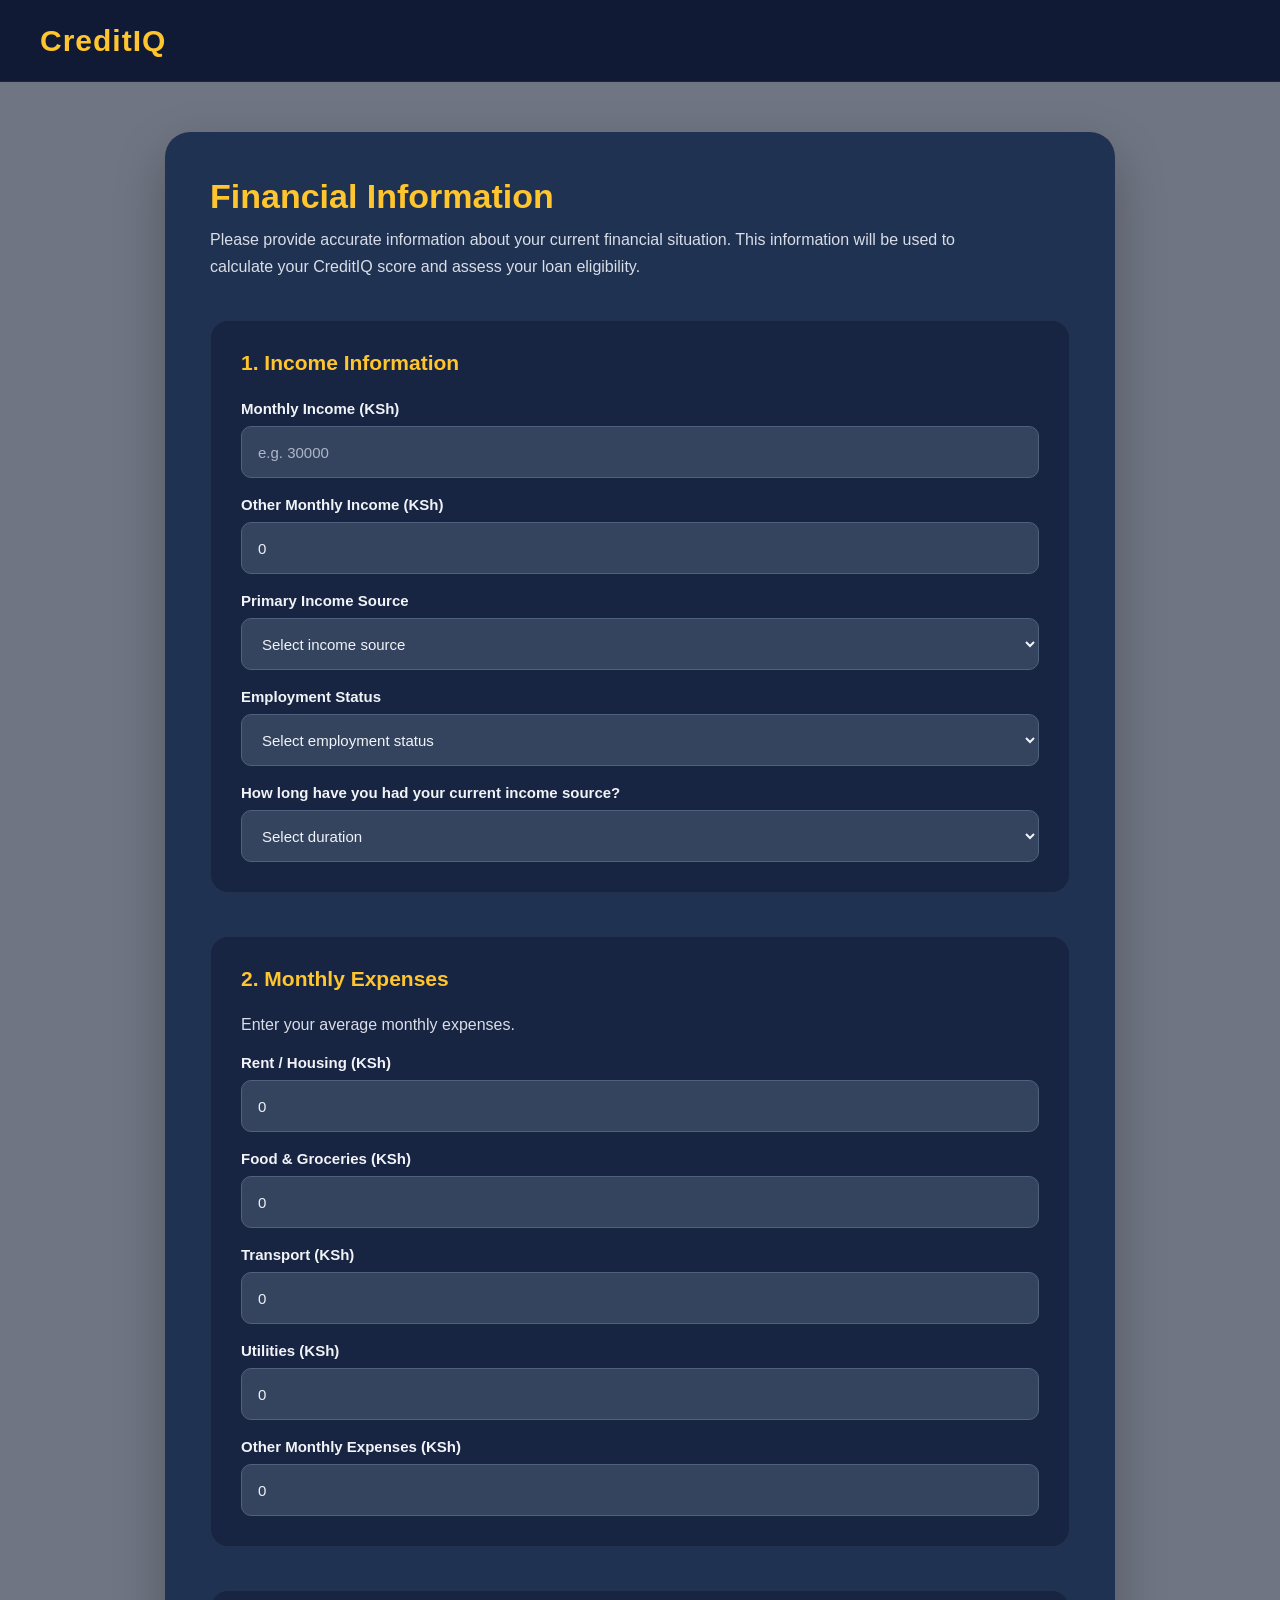
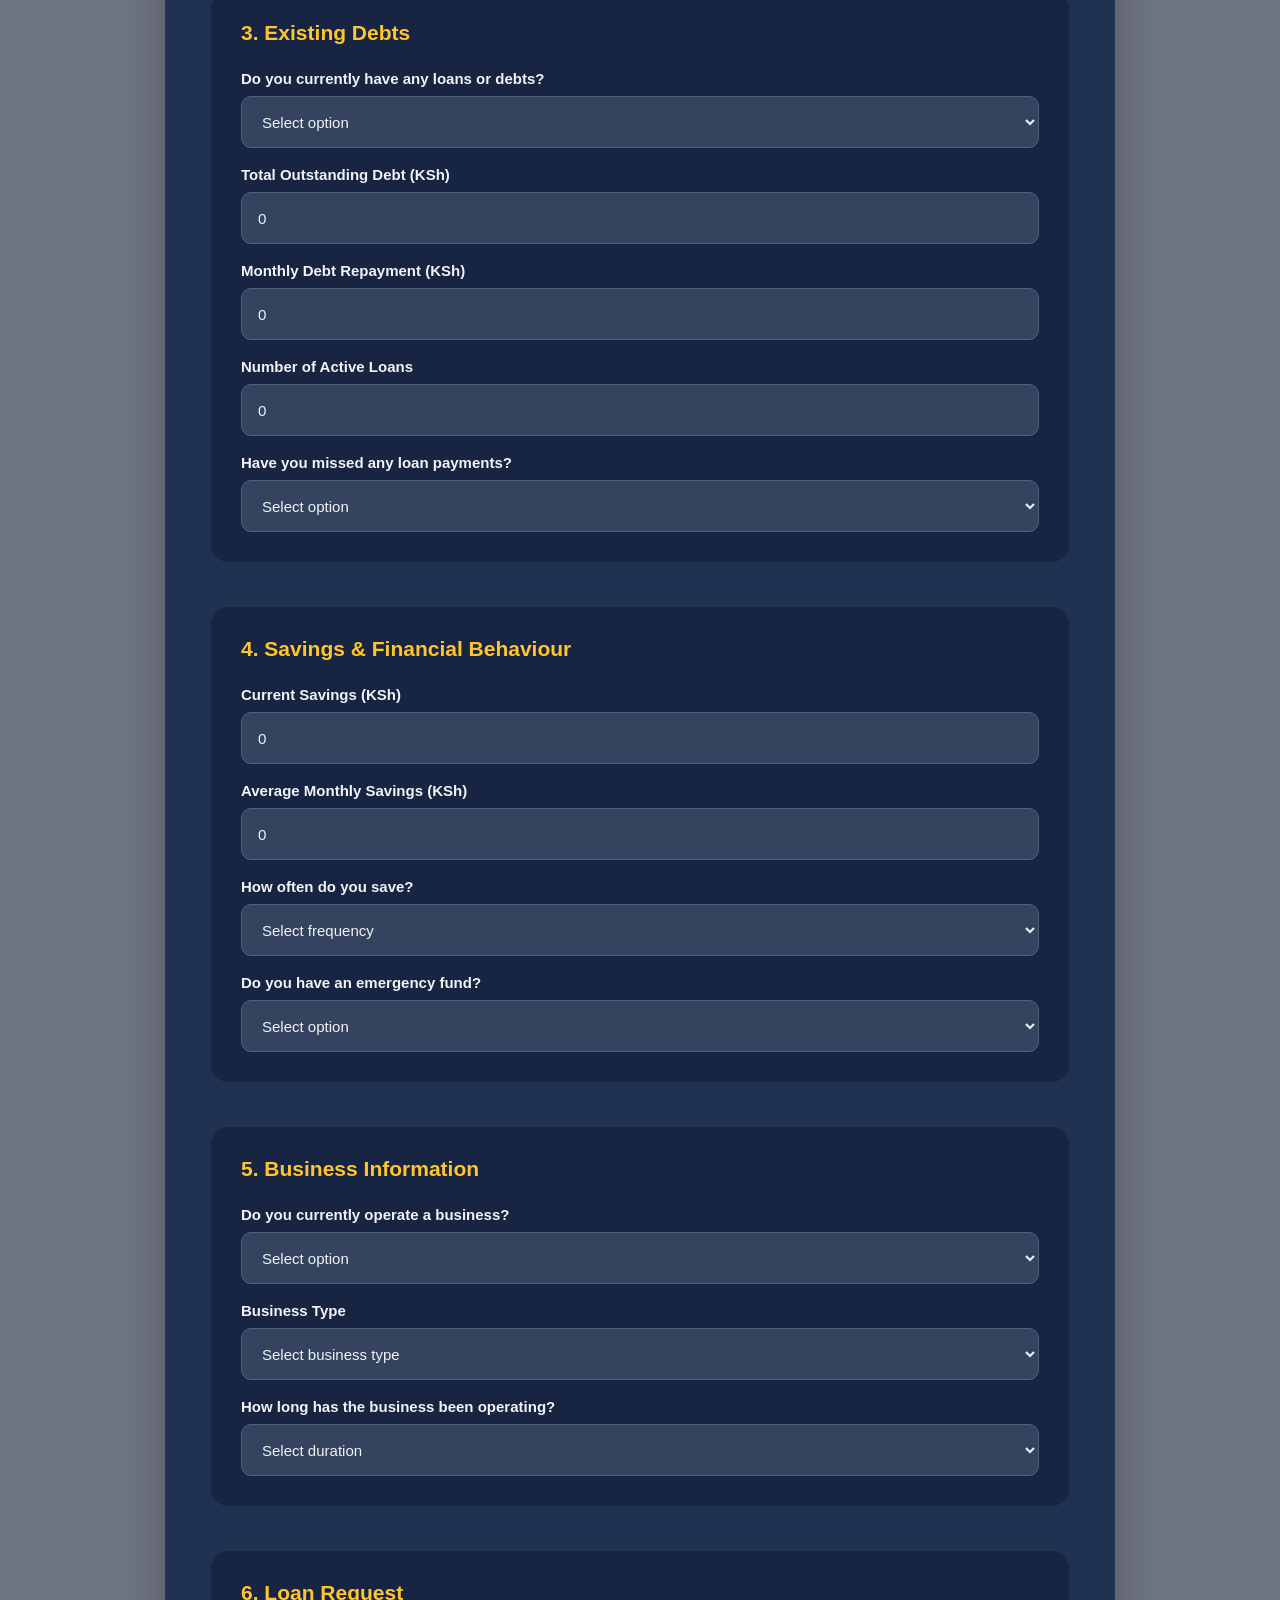
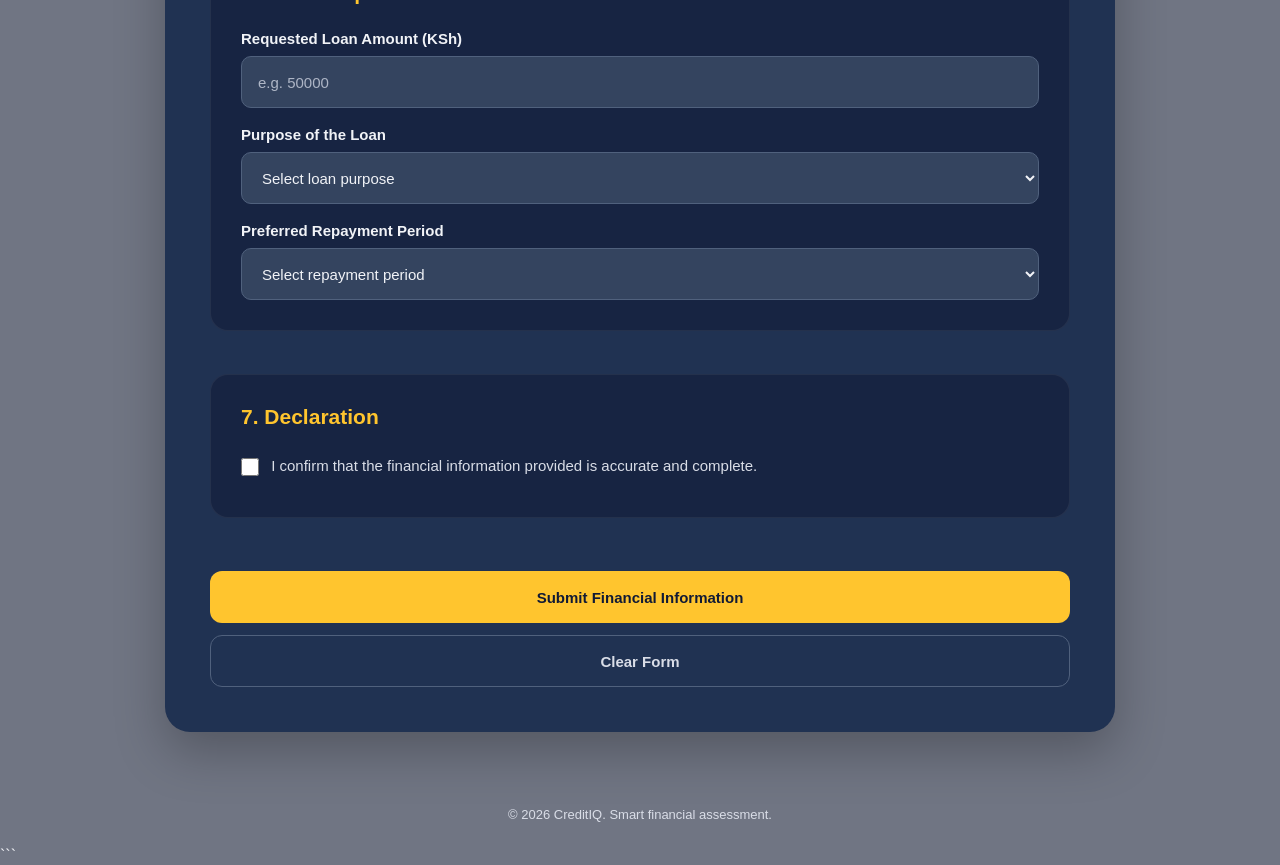
<file: financial_info.html>
<!DOCTYPE html>
<html lang="en">

<head>
    <meta charset="UTF-8">
    <meta name="viewport" content="width=device-width, initial-scale=1.0">
    <link rel="stylesheet" href="financial_info.css">

    <title>CreditIQ - Financial Information</title>
</head>

<body>

    <header>
        <h1>CreditIQ</h1>
        <p>Smart Credit Scoring & Loan Eligibility Assessment</p>
    </header>

    <main>

        <h2>Financial Information</h2>

        <p>
            Please provide accurate information about your current
            financial situation. This information will be used to
            calculate your CreditIQ score and assess your loan eligibility.
        </p>

        <form id="financialForm">

            <section>

                <h3>1. Income Information</h3>

                <label for="monthlyIncome">
                    Monthly Income (KSh)
                </label>
                <br>

                <input
                    type="number"
                    id="monthlyIncome"
                    name="monthlyIncome"
                    placeholder="e.g. 30000"
                    min="0"
                    required
                >

                <br><br>

                <label for="otherIncome">
                    Other Monthly Income (KSh)
                </label>
                <br>

                <input
                    type="number"
                    id="otherIncome"
                    name="otherIncome"
                    placeholder="e.g. 5000"
                    min="0"
                    value="0"
                >

                <br><br>

                <label for="incomeSource">
                    Primary Income Source
                </label>
                <br>

                <select id="incomeSource" name="incomeSource" required>

                    <option value="">
                        Select income source
                    </option>

                    <option value="salary">
                        Salary
                    </option>

                    <option value="business">
                        Business
                    </option>

                    <option value="freelance">
                        Freelance
                    </option>

                    <option value="casual">
                        Casual Work
                    </option>

                    <option value="agriculture">
                        Agriculture
                    </option>

                    <option value="family">
                        Family Support
                    </option>

                    <option value="other">
                        Other
                    </option>

                </select>

                <br><br>

                <label for="empStatus">
                    Employment Status
                </label>
                <br>

                <select id="empStatus" name="empStatus" required>

                    <option value="">
                        Select employment status
                    </option>

                    <option value="employed">
                        Employed
                    </option>

                    <option value="self-employed">
                        Self-Employed
                    </option>

                    <option value="student">
                        Student
                    </option>

                    <option value="casual">
                        Casual Worker
                    </option>

                    <option value="unemployed">
                        Unemployed
                    </option>

                </select>

                <br><br>

                <label for="empDuration">
                    How long have you had your current income source?
                </label>
                <br>

                <select id="empDuration" name="empDuration" required>

                    <option value="">
                        Select duration
                    </option>

                    <option value="lessThan1Year">
                        Less than 1 year
                    </option>

                    <option value="1to3Years">
                        1 - 3 years
                    </option>

                    <option value="moreThan3Years">
                        More than 3 years
                    </option>

                </select>

            </section>


            <br>
<!-- 2. MONTHLY EXPENSES -->

            <section>

                <h3>2. Monthly Expenses</h3>

                <p>
                    Enter your average monthly expenses.
                </p>

                <label for="rent">
                    Rent / Housing (KSh)
                </label>
                <br>

                <input
                    type="number"
                    id="rent"
                    name="rent"
                    placeholder="e.g. 10000"
                    min="0"
                    value="0"
                    required
                >

                <br><br>

                <label for="food">
                    Food & Groceries (KSh)
                </label>
                <br>

                <input
                    type="number"
                    id="food"
                    name="food"
                    placeholder="e.g. 8000"
                    min="0"
                    value="0"
                    required
                >

                <br><br>

                <label for="transport">
                    Transport (KSh)
                </label>
                <br>

                <input
                    type="number"
                    id="transport"
                    name="transport"
                    placeholder="e.g. 3000"
                    min="0"
                    value="0"
                    required
                >

                <br><br>

                <label for="utilities">
                    Utilities (KSh)
                </label>
                <br>

                <input
                    type="number"
                    id="utilities"
                    name="utilities"
                    placeholder="e.g. 2000"
                    min="0"
                    value="0"
                    required
                >

                <br><br>

                <label for="otherExpenses">
                    Other Monthly Expenses (KSh)
                </label>
                <br>

                <input
                    type="number"
                    id="otherExpenses"
                    name="otherExpenses"
                    placeholder="e.g. 2000"
                    min="0"
                    value="0"
                    required
                >

            </section>


            <br>


            <!-- 3. EXISTING DEBTS -->

            <section>

                <h3>3. Existing Debts</h3>

                <label for="hasDebt">
                    Do you currently have any loans or debts?
                </label>
                <br>

                <select id="hasDebt" name="hasDebt" required>

                    <option value="">
                        Select option
                    </option>

                    <option value="yes">
                        Yes
                    </option>

                    <option value="no">
                        No
                    </option>

                </select>

                <br><br>

                <label for="totalDebt">
                    Total Outstanding Debt (KSh)
                </label>
                <br>

                <input
                    type="number"
                    id="totalDebt"
                    name="totalDebt"
                    placeholder="e.g. 20000"
                    min="0"
                    value="0"
                    required
                >

                <br><br>

                <label for="monthlyDebtPayment">
                    Monthly Debt Repayment (KSh)
                </label>
                <br>

                <input
                    type="number"
                    id="monthlyDebtPayment"
                    name="monthlyDebtPayment"
                    placeholder="e.g. 3000"
                    min="0"
                    value="0"
                    required
                >

                <br><br>

                <label for="activeLoans">
                    Number of Active Loans
                </label>
                <br>

                <input
                    type="number"
                    id="activeLoans"
                    name="activeLoans"
                    placeholder="e.g. 2"
                    min="0"
                    value="0"
                    required
                >

                <br><br>

                <label for="missedPayments">
                    Have you missed any loan payments?
                </label>
                <br>

                <select id="missedPayments" name="missedPayments" required>

                    <option value="">
                        Select option
                    </option>

                    <option value="never">
                        Never
                    </option>

                    <option value="once">
                        Once
                    </option>

                    <option value="few">
                        A few times
                    </option>

                    <option value="frequently">
                        Frequently
                    </option>

                </select>

            </section>


            <br>

            <!-- 4. SAVINGS INFORMATION              -->

            <section>

                <h3>4. Savings & Financial Behaviour</h3>

                <label for="currentSavings">
                    Current Savings (KSh)
                </label>
                <br>

                <input
                    type="number"
                    id="currentSavings"
                    name="currentSavings"
                    placeholder="e.g. 15000"
                    min="0"
                    value="0"
                    required
                >

                <br><br>

                <label for="monthlySavings">
                    Average Monthly Savings (KSh)
                </label>
                <br>

                <input
                    type="number"
                    id="monthlySavings"
                    name="monthlySavings"
                    placeholder="e.g. 5000"
                    min="0"
                    value="0"
                    required
                >

                <br><br>

                <label for="savingFrequency">
                    How often do you save?
                </label>
                <br>

                <select
                    id="savingFrequency"
                    name="savingFrequency"
                    required
                >

                    <option value="">
                        Select frequency
                    </option>

                    <option value="daily">
                        Daily
                    </option>

                    <option value="weekly">
                        Weekly
                    </option>

                    <option value="monthly">
                        Monthly
                    </option>

                    <option value="occasionally">
                        Occasionally
                    </option>

                    <option value="never">
                        I don't save regularly
                    </option>

                </select>

                <br><br>

                <label for="emergencyFund">
                    Do you have an emergency fund?
                </label>
                <br>

                <select id="emergencyFund" name="emergencyFund" required>

                    <option value="">
                        Select option
                    </option>

                    <option value="yes">
                        Yes
                    </option>

                    <option value="no">
                        No
                    </option>

                </select>

            </section>


            <br>

            <!-- 5. BUSINESS INFORMATION  -->

            <section>

                <h3>5. Business Information</h3>

                <label for="businessOwner">
                    Do you currently operate a business?
                </label>
                <br>

                <select
                    id="businessOwner"
                    name="businessOwner"
                    required
                >

                    <option value="">
                        Select option
                    </option>

                    <option value="yes">
                        Yes
                    </option>

                    <option value="no">
                        No
                    </option>

                </select>

                <br><br>

                <label for="businessType">
                    Business Type
                </label>
                <br>

                <select id="businessType" name="businessType">

                    <option value="">
                        Select business type
                    </option>

                    <option value="retail">
                        Retail
                    </option>

                    <option value="wholesale">
                        Wholesale
                    </option>

                    <option value="services">
                        Services
                    </option>

                    <option value="agriculture">
                        Agriculture
                    </option>

                    <option value="online">
                        Online Business
                    </option>

                    <option value="other">
                        Other
                    </option>

                </select>

                <br><br>

                <label for="businessDuration">
                    How long has the business been operating?
                </label>
                <br>

                <select
                    id="businessDuration"
                    name="businessDuration"
                >

                    <option value="">
                        Select duration
                    </option>

                    <option value="lessThan1Year">
                        Less than 1 year
                    </option>

                    <option value="1to3Years">
                        1 - 3 years
                    </option>

                    <option value="moreThan3Years">
                        More than 3 years
                    </option>

                </select>

            </section>


            <br>

            <!-- 6. LOAN REQUEST -->

            <section>

                <h3>6. Loan Request</h3>

                <label for="loanAmount">
                    Requested Loan Amount (KSh)
                </label>
                <br>

                <input
                    type="number"
                    id="loanAmount"
                    name="loanAmount"
                    placeholder="e.g. 50000"
                    min="1"
                    required
                >

                <br><br>

                <label for="loanPurpose">
                    Purpose of the Loan
                </label>
                <br>

                <select id="loanPurpose" name="loanPurpose" required>

                    <option value="">
                        Select loan purpose
                    </option>

                    <option value="business">
                        Business
                    </option>

                    <option value="education">
                        Education
                    </option>

                    <option value="emergency">
                        Emergency
                    </option>

                    <option value="medical">
                        Medical
                    </option>

                    <option value="housing">
                        Housing
                    </option>

                    <option value="personal">
                        Personal Use
                    </option>

                    <option value="agriculture">
                        Agriculture
                    </option>

                    <option value="other">
                        Other
                    </option>

                </select>

                <br><br>

                <label for="repaymentPeriod">
                    Preferred Repayment Period
                </label>
                <br>

                <select
                    id="repaymentPeriod"
                    name="repaymentPeriod"
                    required
                >

                    <option value="">
                        Select repayment period
                    </option>

                    <option value="3">
                        3 Months
                    </option>

                    <option value="6">
                        6 Months
                    </option>

                    <option value="12">
                        12 Months
                    </option>

                    <option value="18">
                        18 Months
                    </option>

                    <option value="24">
                        24 Months
                    </option>

                </select>

            </section>


            <br>

            <!-- 7. DECLARATION  -->

            <section>

                <h3>7. Declaration</h3>

                <label>

                    <input
                        type="checkbox"
                        id="declaration"
                        name="declaration"
                        required
                    >

                    I confirm that the financial information
                    provided is accurate and complete.

                </label>

            </section>


            <br>


            <!-- SUBMIT  -->

            <button type="submit">
                Submit Financial Information
            </button>

            <button type="reset">
                Clear Form
            </button>

        </form>

    </main>


    <footer>

        <p>
            &copy; 2026 CreditIQ. Smart financial assessment.
        </p>

    </footer>


    <script src="financial_info.js"></script>

</body>

</html>
```
</file>
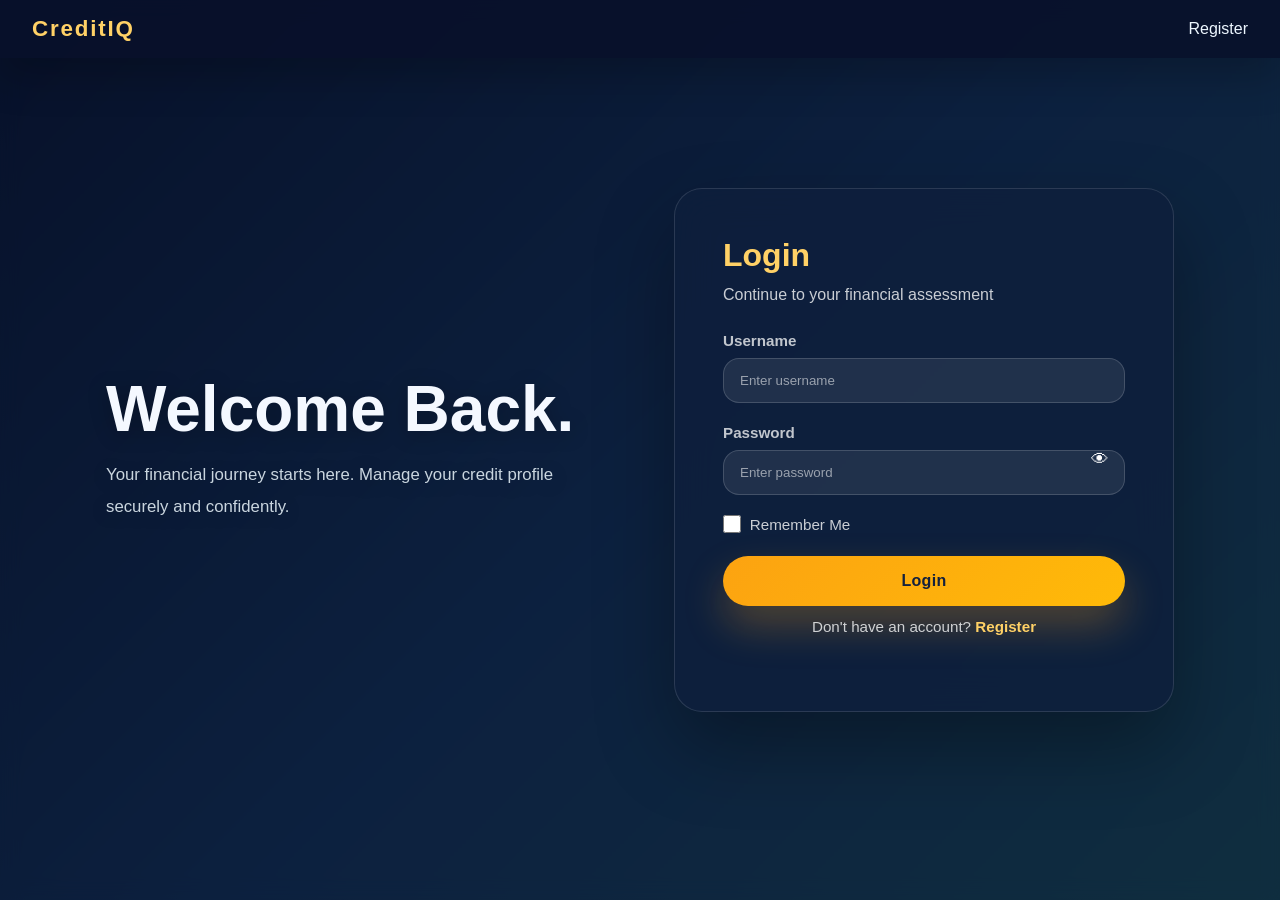
<file: auth/login.html>
<!DOCTYPE html>
<html lang="en">
    <head>
        <meta charset="UTF-8">
        <meta name="viewport" content="width=device-width, initial-scale=1.0">
        <title>Login</title>
        <link rel="stylesheet" href="style.css"> 
    </head>
    <body>

<nav class="nav_bar">

    <div class="logo">
        CreditIQ
    </div>

    <ul>

        <li><a href="register.html">Register</a></li>

    </ul>

</nav>

<section class="login-section">

    <div class="left-side">

        <h1>Welcome Back.</h1>

        <p>
            Your financial journey starts here.
            Manage your credit profile securely
            and confidently.
        </p>

    </div>

    <div class="right-side">

        <div class="login-card">

            <h2>Login</h2>

            <p>Continue to your financial assessment</p>

            <div id="error-message">
                Invalid username or password.
            </div>

            <form action="login.php" method="POST">

                <div class="input-box">

                    <label>Username</label>

                    <input
                        type="text"
                        name="username"
                        placeholder="Enter username"
                        required>

                </div>

                <div class="input-box password-box">

                    <label>Password</label>

                    <input
                        type="password"
                        id="password"
                        name="password"
                        placeholder="Enter password"
                        required>

                    <span id="togglePassword">
                        👁
                    </span>

                </div>

                <div class="options">

                    <label>

                        <input type="checkbox">

                        Remember Me

                    </label>

                </div>

                <button>

                    Login

                </button>

                <p class="register">

                    Don't have an account?

                    <a href="register.html">

                        Register

                    </a>

                </p>

            </form>

        </div>

    </div>

</section>

<script>
    const togglePassword = document.getElementById("togglePassword");
    const password = document.getElementById("password");
    const error = document.getElementById("error-message");

    if (togglePassword && password) {
        togglePassword.onclick = () => {
            if (password.type === "password") {
                password.type = "text";
                togglePassword.innerHTML = "🙈";
            } else {
                password.type = "password";
                togglePassword.innerHTML = "👁";
            }
        };
    }

    if (error && window.location.search.includes("error=1")) {
        error.style.display = "block";
    }
</script>

</body>
</html>
</file>
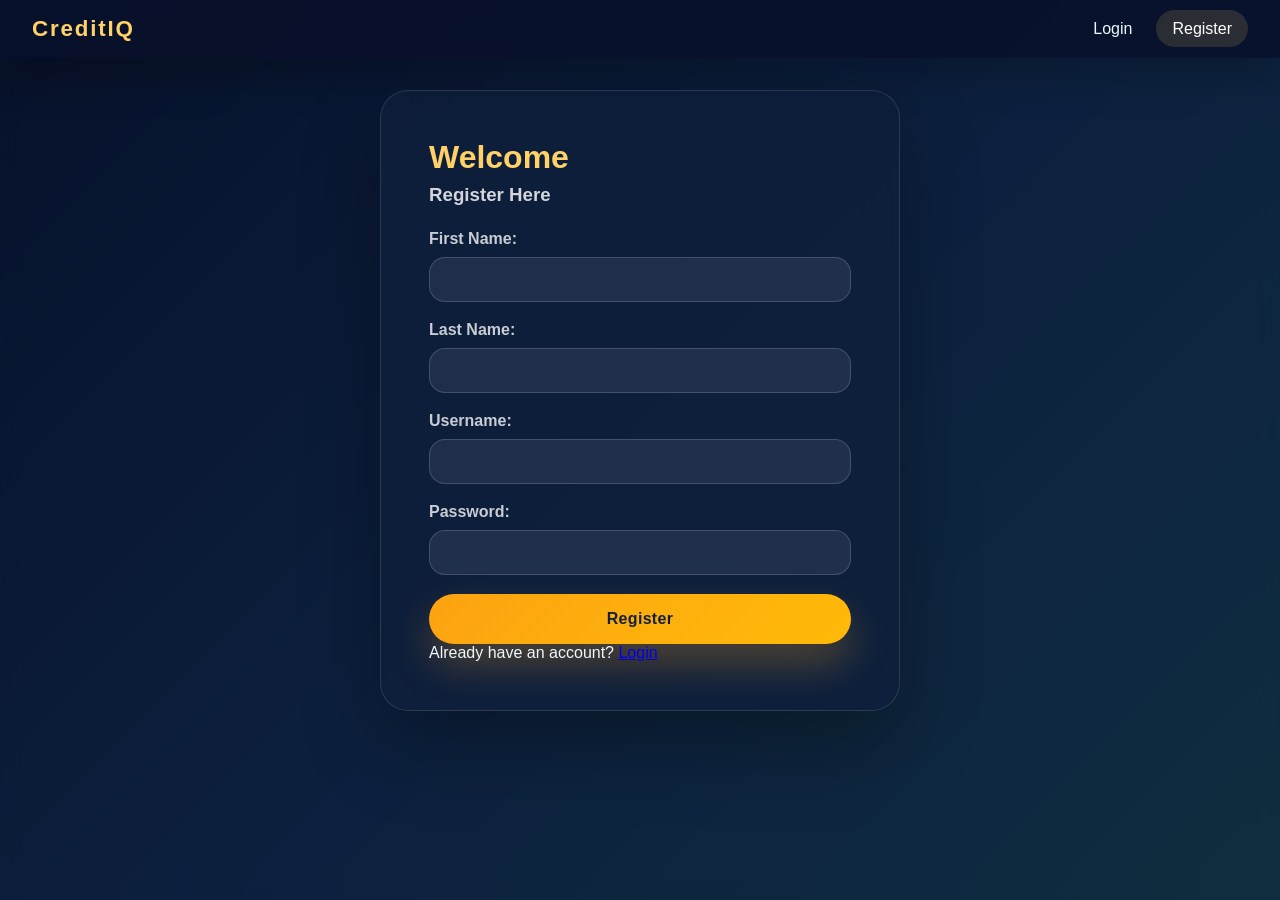
<file: auth/register.html>
<!DOCTYPE html>
<html lang="en">
    <head>
        <meta charset="UTF-8">
        <meta name="viewport" content="width=device-width, initial-scale=1.0">
        <title>Register</title>
        <link rel="stylesheet" href="style.css"> 
    </head>
    <body>
        <nav class="nav_bar">
            <div class="logo">CreditIQ</div>
            <ul>
                <li><a href="login.html" class="nav_link">Login</a></li>
                <li><a href="register.html" class="nav_link active">Register</a></li>
            </ul>
        </nav>
        <div class="center-wrapper">
        <div class="login-container">
            <h2>Welcome</h2>
            <h3>Register Here</h3>
            <!-- Error message if username exists -->
            <div id="error-message" style="color: #d90429; font-weight: bold; display: none; margin-bottom: 10px;">Username already exists.</div>

            <form action = "register.php" method = "POST">
                <div class="input-container">
                    <label>First Name:</label>
                    <input type="text" name="first_name" required>
                </div>
                <div class="input-container">    
                    <label>Last Name:</label>
                    <input type="text" name="last_name" required>
                </div>
                <div class="input-container">    
                    <label>Username:</label>
                    <input type="text" name="username" required>
                </div>
                <div class="input-container">
                    <label>Password:</label>
                    <input type="password" name="password" required>
                </div>
                <button class="login_btn" type="submit">Register</button>
                <p>Already have an account? <a href="login.html">Login</a></p>
            </form>
        </div>
        </div>


        <script>
        // Show error message if error=exists in URL
        if (window.location.search.includes('error=exists')) {
            document.getElementById('error-message').style.display = 'block';
        }
        </script>


    </body>
</html>
</file>
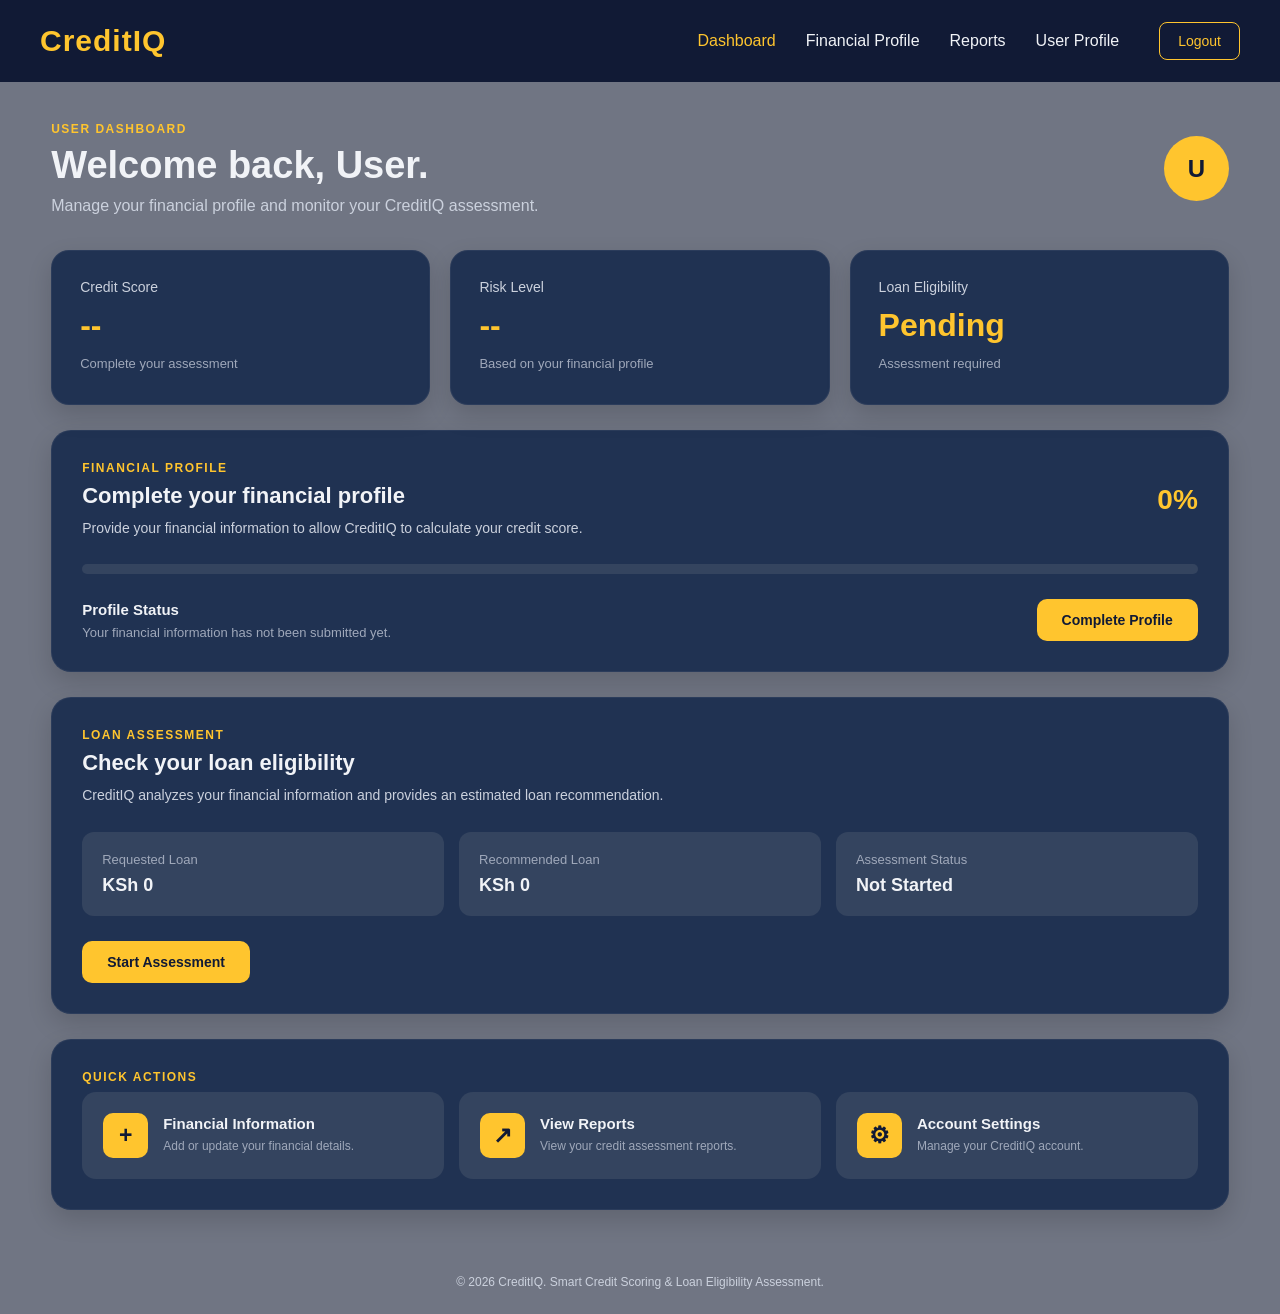
<file: dashboard/dashboard.html>
<!DOCTYPE html>
<html lang="en">

<head>
    <meta charset="UTF-8">
    <meta name="viewport" content="width=device-width, initial-scale=1.0">

    <title>CreditIQ - Dashboard</title>

    <link rel="stylesheet" href="dashboard.css">
</head>

<body>

    <!-- ============================= -->
    <!-- NAVBAR -->
    <!-- ============================= -->

    <header>

        <div class="logo">
            CreditIQ
        </div>

        <nav>
            <a href="dashboard.html" class="active">Dashboard</a>
            <a href="financial-info/financial.html">Financial Profile</a>
            <a href="report/report.html">Reports</a>
            <a href="profile/profile.html">User Profile</a>
        </nav>

        <button class="logout-btn" onclick="logout()">
            Logout
        </button>

    </header>


    <!-- ============================= -->
    <!-- MAIN DASHBOARD -->
    <!-- ============================= -->

    <main>

        <!-- Welcome -->

        <section class="welcome">

            <div>
                <p class="small-title">USER DASHBOARD</p>

                <h1>
                    Welcome back, <span id="username">User</span>.
                </h1>

                <p>
                    Manage your financial profile and monitor
                    your CreditIQ assessment.
                </p>
            </div>

            <div class="profile-icon">
                U
            </div>

        </section>


        <!-- ============================= -->
        <!-- SCORE CARDS -->
        <!-- ============================= -->

        <section class="cards">

            <div class="card score-card">

                <p>Credit Score</p>

                <h2 id="creditScore">
                    --
                </h2>

                <span>
                    Complete your assessment
                </span>

            </div>


            <div class="card">

                <p>Risk Level</p>

                <h2 id="riskLevel">
                    --
                </h2>

                <span>
                    Based on your financial profile
                </span>

            </div>


            <div class="card">

                <p>Loan Eligibility</p>

                <h2 id="eligibility">
                    Pending
                </h2>

                <span>
                    Assessment required
                </span>

            </div>

        </section>


        <!-- ============================= -->
        <!-- PROFILE PROGRESS -->
        <!-- ============================= -->

        <section class="profile-section">

            <div class="section-heading">

                <div>
                    <p class="small-title">FINANCIAL PROFILE</p>

                    <h2>
                        Complete your financial profile
                    </h2>

                    <p>
                        Provide your financial information to allow
                        CreditIQ to calculate your credit score.
                    </p>
                </div>

                <div class="progress-number" id="profileProgress">
                    0%
                </div>

            </div>


            <div class="progress-bar">
                <div class="progress" id="progressBar"></div>
            </div>


            <div class="profile-status">

                <div>
                    <strong>Profile Status</strong>

                    <p id="profileStatusText">
                        Your financial information has not been submitted yet.
                    </p>
                </div>

                <a href="financial-info/financial.html" class="primary-btn">
                    Complete Profile
                </a>
            </div>

        </section>

        <section class="assessment">

            <div class="section-heading">

                <div>
                    <p class="small-title">LOAN ASSESSMENT</p>

                    <h2>
                        Check your loan eligibility
                    </h2>

                    <p>
                        CreditIQ analyzes your financial information
                        and provides an estimated loan recommendation.
                    </p>
                </div>

            </div>


            <div class="assessment-content">

                <div class="assessment-item">

                    <span>Requested Loan</span>

                    <strong id="requestedLoan">
                        KSh 0
                    </strong>

                </div>


                <div class="assessment-item">

                    <span>Recommended Loan</span>

                    <strong id="recommendedLoan">
                        KSh 0
                    </strong>

                </div>


                <div class="assessment-item">

                    <span>Assessment Status</span>

                    <strong id="assessmentStatus">
                        Not Started
                    </strong>

                </div>

            </div>


            <a href="financial-info/financial.html" class="primary-btn">
                Start Assessment
            </a>

        </section>


        <section class="quick-actions">

            <p class="small-title">
                QUICK ACTIONS
            </p>

            <div class="action-grid">

                <a href="financial-info/financial.html" class="action-card">

                    <div class="action-icon">
                        +
                    </div>

                    <div>
                        <h3>
                            Financial Information
                        </h3>

                        <p>
                            Add or update your financial details.
                        </p>
                    </div>

                </a>


                <a href="report/report.html" class="action-card">

                    <div class="action-icon">
                        ↗
                    </div>

                    <div>
                        <h3>
                            View Reports
                        </h3>

                        <p>
                            View your credit assessment reports.
                        </p>
                    </div>

                </a>


                <a href="profile/profile.html" class="action-card">

                    <div class="action-icon">
                        ⚙
                    </div>

                    <div>
                        <h3>
                            Account Settings
                        </h3>

                        <p>
                            Manage your CreditIQ account.
                        </p>
                    </div>

                </a>

            </div>

        </section>

    </main>


    <footer>

        <p>
            © 2026 CreditIQ. Smart Credit Scoring & Loan
            Eligibility Assessment.
        </p>

    </footer>


    <script src="dashboard.js"></script>

</body>

</html>
</file>
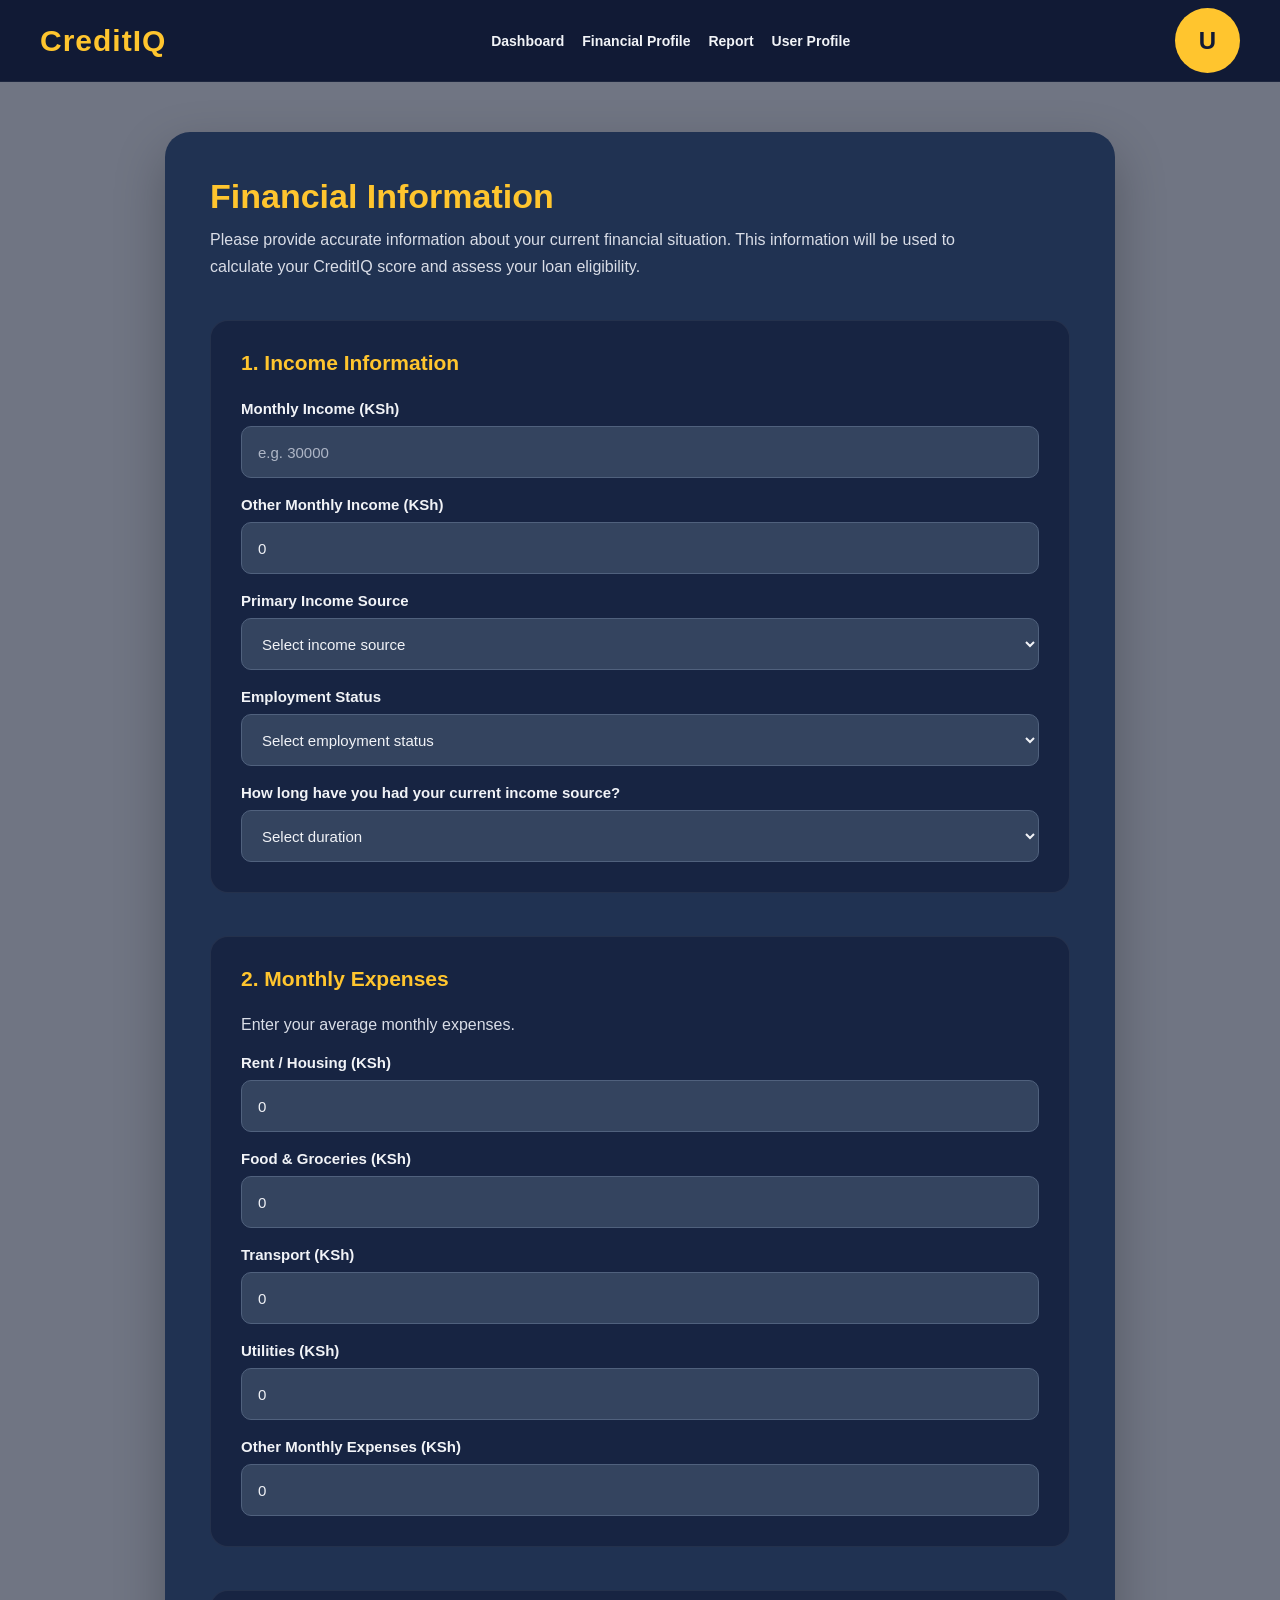
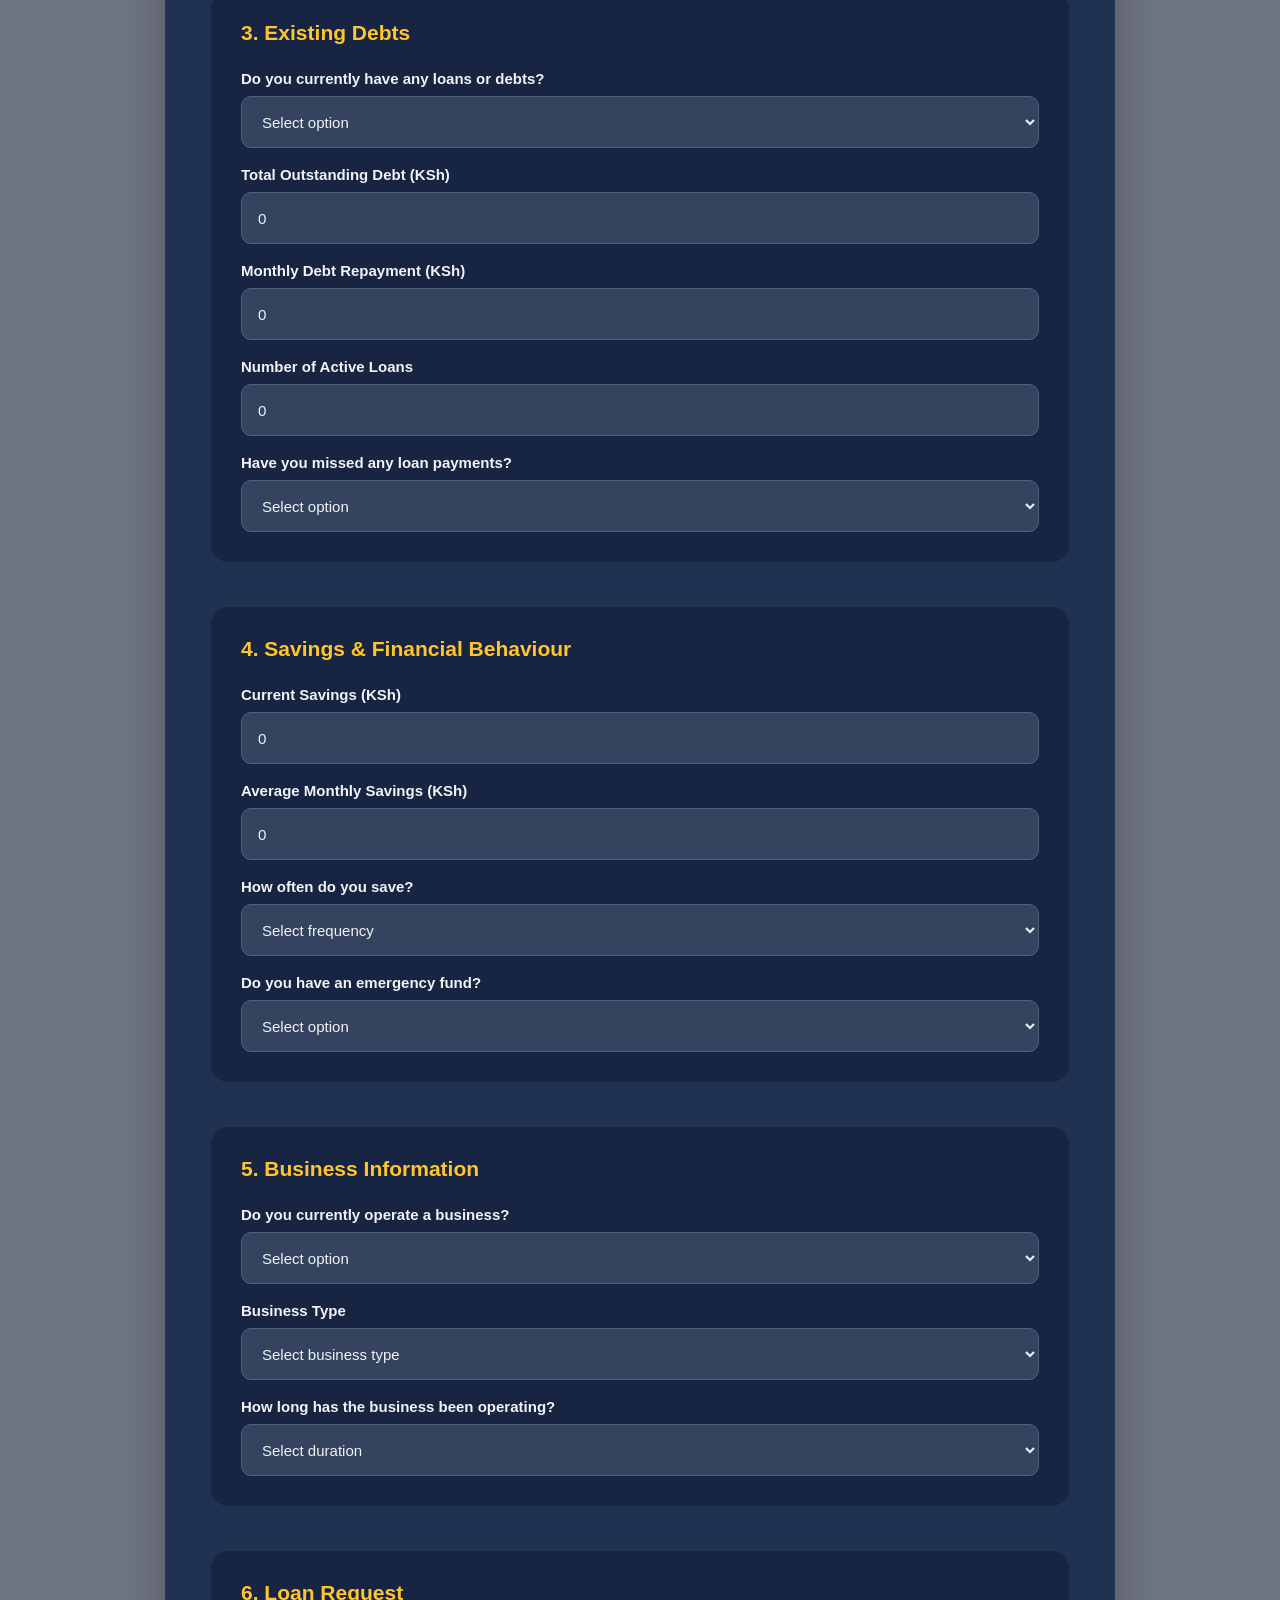
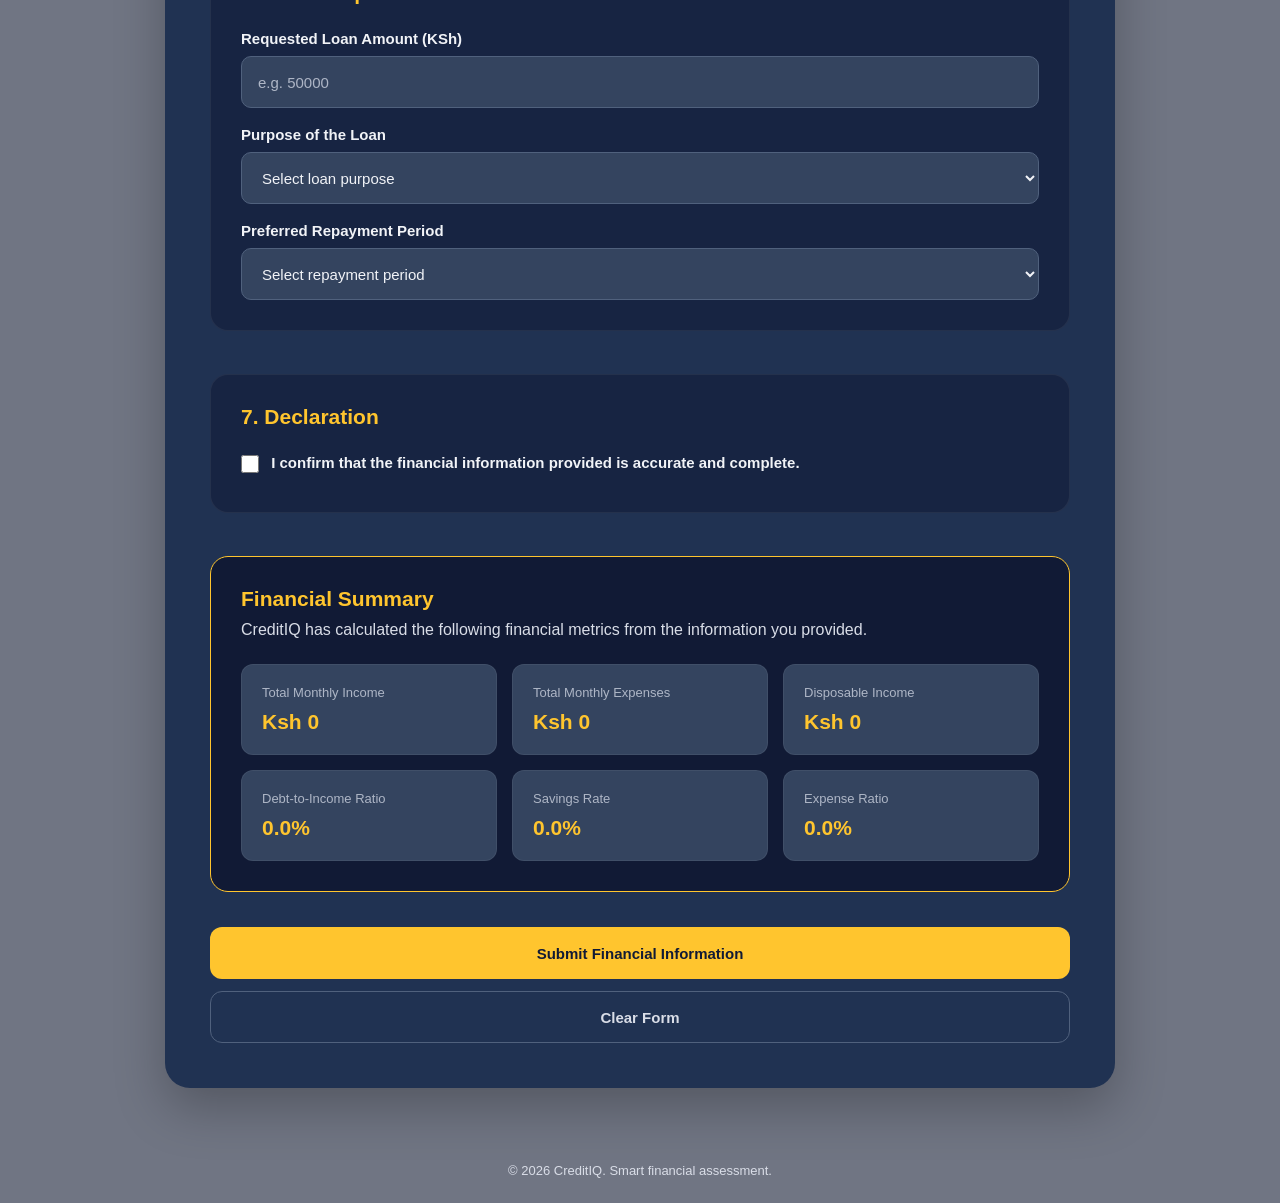
<file: dashboard/financial-info/financial.html>
<!DOCTYPE html>
<html lang="en">

<head>
    <meta charset="UTF-8">
    <meta name="viewport" content="width=device-width, initial-scale=1.0">
    <link rel="stylesheet" href="financial_info.css">

    <title>CreditIQ - Financial Information</title>
</head>

<body>

    <header>
        <h1>CreditIQ</h1>
        <nav class="top-nav">
            <a href="../dashboard.html">Dashboard</a>
            <a href="financial.html">Financial Profile</a>
            <a href="../report/report.html">Report</a>
            <a href="../profile/profile.html">User Profile</a>
        </nav>
        <div class="profile-icon">U</div>
        <p>Smart Credit Scoring & Loan Eligibility Assessment</p>
    </header>

    <main>

        <h2>Financial Information</h2>

        <p>
            Please provide accurate information about your current
            financial situation. This information will be used to
            calculate your CreditIQ score and assess your loan eligibility.
        </p>

        <form id="financialForm">

            <section>

                <h3>1. Income Information</h3>

                <label for="monthlyIncome">
                    Monthly Income (KSh)
                </label>
                <br>

                <input
                    type="number"
                    id="monthlyIncome"
                    name="monthlyIncome"
                    placeholder="e.g. 30000"
                    min="0"
                    required
                >

                <br><br>

                <label for="otherIncome">
                    Other Monthly Income (KSh)
                </label>
                <br>

                <input
                    type="number"
                    id="otherIncome"
                    name="otherIncome"
                    placeholder="e.g. 5000"
                    min="0"
                    value="0"
                >

                <br><br>

                <label for="incomeSource">
                    Primary Income Source
                </label>
                <br>

                <select id="incomeSource" name="incomeSource" required>

                    <option value="">
                        Select income source
                    </option>

                    <option value="salary">
                        Salary
                    </option>

                    <option value="business">
                        Business
                    </option>

                    <option value="freelance">
                        Freelance
                    </option>

                    <option value="casual">
                        Casual Work
                    </option>

                    <option value="agriculture">
                        Agriculture
                    </option>

                    <option value="family">
                        Family Support
                    </option>

                    <option value="other">
                        Other
                    </option>

                </select>

                <br><br>

                <label for="empStatus">
                    Employment Status
                </label>
                <br>

                <select id="empStatus" name="empStatus" required>

                    <option value="">
                        Select employment status
                    </option>

                    <option value="employed">
                        Employed
                    </option>

                    <option value="self-employed">
                        Self-Employed
                    </option>

                    <option value="student">
                        Student
                    </option>

                    <option value="casual">
                        Casual Worker
                    </option>

                    <option value="unemployed">
                        Unemployed
                    </option>

                </select>

                <br><br>

                <label for="empDuration">
                    How long have you had your current income source?
                </label>
                <br>

                <select id="empDuration" name="empDuration" required>

                    <option value="">
                        Select duration
                    </option>

                    <option value="lessThan1Year">
                        Less than 1 year
                    </option>

                    <option value="1to3Years">
                        1 - 3 years
                    </option>

                    <option value="moreThan3Years">
                        More than 3 years
                    </option>

                </select>

            </section>


            <br>
<!-- 2. MONTHLY EXPENSES -->

            <section>

                <h3>2. Monthly Expenses</h3>

                <p>
                    Enter your average monthly expenses.
                </p>

                <label for="rent">
                    Rent / Housing (KSh)
                </label>
                <br>

                <input
                    type="number"
                    id="rent"
                    name="rent"
                    placeholder="e.g. 10000"
                    min="0"
                    value="0"
                    required
                >

                <br><br>

                <label for="food">
                    Food & Groceries (KSh)
                </label>
                <br>

                <input
                    type="number"
                    id="food"
                    name="food"
                    placeholder="e.g. 8000"
                    min="0"
                    value="0"
                    required
                >

                <br><br>

                <label for="transport">
                    Transport (KSh)
                </label>
                <br>

                <input
                    type="number"
                    id="transport"
                    name="transport"
                    placeholder="e.g. 3000"
                    min="0"
                    value="0"
                    required
                >

                <br><br>

                <label for="utilities">
                    Utilities (KSh)
                </label>
                <br>

                <input
                    type="number"
                    id="utilities"
                    name="utilities"
                    placeholder="e.g. 2000"
                    min="0"
                    value="0"
                    required
                >

                <br><br>

                <label for="otherExpenses">
                    Other Monthly Expenses (KSh)
                </label>
                <br>

                <input
                    type="number"
                    id="otherExpenses"
                    name="otherExpenses"
                    placeholder="e.g. 2000"
                    min="0"
                    value="0"
                    required
                >

            </section>


            <br>


            <!-- 3. EXISTING DEBTS -->

            <section>

                <h3>3. Existing Debts</h3>

                <label for="hasDebt">
                    Do you currently have any loans or debts?
                </label>
                <br>

                <select id="hasDebt" name="hasDebt" required>

                    <option value="">
                        Select option
                    </option>

                    <option value="yes">
                        Yes
                    </option>

                    <option value="no">
                        No
                    </option>

                </select>

                <br><br>

                <label for="totalDebt">
                    Total Outstanding Debt (KSh)
                </label>
                <br>

                <input
                    type="number"
                    id="totalDebt"
                    name="totalDebt"
                    placeholder="e.g. 20000"
                    min="0"
                    value="0"
                    required
                >

                <br><br>

                <label for="monthlyDebtPayment">
                    Monthly Debt Repayment (KSh)
                </label>
                <br>

                <input
                    type="number"
                    id="monthlyDebtPayment"
                    name="monthlyDebtPayment"
                    placeholder="e.g. 3000"
                    min="0"
                    value="0"
                    required
                >

                <br><br>

                <label for="activeLoans">
                    Number of Active Loans
                </label>
                <br>

                <input
                    type="number"
                    id="activeLoans"
                    name="activeLoans"
                    placeholder="e.g. 2"
                    min="0"
                    value="0"
                    required
                >

                <br><br>

                <label for="missedPayments">
                    Have you missed any loan payments?
                </label>
                <br>

                <select id="missedPayments" name="missedPayments" required>

                    <option value="">
                        Select option
                    </option>

                    <option value="never">
                        Never
                    </option>

                    <option value="once">
                        Once
                    </option>

                    <option value="few">
                        A few times
                    </option>

                    <option value="frequently">
                        Frequently
                    </option>

                </select>

            </section>


            <br>

            <!-- 4. SAVINGS INFORMATION              -->

            <section>

                <h3>4. Savings & Financial Behaviour</h3>

                <label for="currentSavings">
                    Current Savings (KSh)
                </label>
                <br>

                <input
                    type="number"
                    id="currentSavings"
                    name="currentSavings"
                    placeholder="e.g. 15000"
                    min="0"
                    value="0"
                    required
                >

                <br><br>

                <label for="monthlySavings">
                    Average Monthly Savings (KSh)
                </label>
                <br>

                <input
                    type="number"
                    id="monthlySavings"
                    name="monthlySavings"
                    placeholder="e.g. 5000"
                    min="0"
                    value="0"
                    required
                >

                <br><br>

                <label for="savingFrequency">
                    How often do you save?
                </label>
                <br>

                <select
                    id="savingFrequency"
                    name="savingFrequency"
                    required
                >

                    <option value="">
                        Select frequency
                    </option>

                    <option value="daily">
                        Daily
                    </option>

                    <option value="weekly">
                        Weekly
                    </option>

                    <option value="monthly">
                        Monthly
                    </option>

                    <option value="occasionally">
                        Occasionally
                    </option>

                    <option value="never">
                        I don't save regularly
                    </option>

                </select>

                <br><br>

                <label for="emergencyFund">
                    Do you have an emergency fund?
                </label>
                <br>

                <select id="emergencyFund" name="emergencyFund" required>

                    <option value="">
                        Select option
                    </option>

                    <option value="yes">
                        Yes
                    </option>

                    <option value="no">
                        No
                    </option>

                </select>

            </section>


            <br>

            <!-- 5. BUSINESS INFORMATION  -->

            <section>

                <h3>5. Business Information</h3>

                <label for="businessOwner">
                    Do you currently operate a business?
                </label>
                <br>

                <select
                    id="businessOwner"
                    name="businessOwner"
                    required
                >

                    <option value="">
                        Select option
                    </option>

                    <option value="yes">
                        Yes
                    </option>

                    <option value="no">
                        No
                    </option>

                </select>

                <br><br>

                <label for="businessType">
                    Business Type
                </label>
                <br>

                <select id="businessType" name="businessType">

                    <option value="">
                        Select business type
                    </option>

                    <option value="retail">
                        Retail
                    </option>

                    <option value="wholesale">
                        Wholesale
                    </option>

                    <option value="services">
                        Services
                    </option>

                    <option value="agriculture">
                        Agriculture
                    </option>

                    <option value="online">
                        Online Business
                    </option>

                    <option value="other">
                        Other
                    </option>

                </select>

                <br><br>

                <label for="businessDuration">
                    How long has the business been operating?
                </label>
                <br>

                <select
                    id="businessDuration"
                    name="businessDuration"
                >

                    <option value="">
                        Select duration
                    </option>

                    <option value="lessThan1Year">
                        Less than 1 year
                    </option>

                    <option value="1to3Years">
                        1 - 3 years
                    </option>

                    <option value="moreThan3Years">
                        More than 3 years
                    </option>

                </select>

            </section>


            <br>

            <!-- 6. LOAN REQUEST -->

            <section>

                <h3>6. Loan Request</h3>

                <label for="loanAmount">
                    Requested Loan Amount (KSh)
                </label>
                <br>

                <input
                    type="number"
                    id="loanAmount"
                    name="loanAmount"
                    placeholder="e.g. 50000"
                    min="1"
                    required
                >

                <br><br>

                <label for="loanPurpose">
                    Purpose of the Loan
                </label>
                <br>

                <select id="loanPurpose" name="loanPurpose" required>

                    <option value="">
                        Select loan purpose
                    </option>

                    <option value="business">
                        Business
                    </option>

                    <option value="education">
                        Education
                    </option>

                    <option value="emergency">
                        Emergency
                    </option>

                    <option value="medical">
                        Medical
                    </option>

                    <option value="housing">
                        Housing
                    </option>

                    <option value="personal">
                        Personal Use
                    </option>

                    <option value="agriculture">
                        Agriculture
                    </option>

                    <option value="other">
                        Other
                    </option>

                </select>

                <br><br>

                <label for="repaymentPeriod">
                    Preferred Repayment Period
                </label>
                <br>

                <select
                    id="repaymentPeriod"
                    name="repaymentPeriod"
                    required
                >

                    <option value="">
                        Select repayment period
                    </option>

                    <option value="3">
                        3 Months
                    </option>

                    <option value="6">
                        6 Months
                    </option>

                    <option value="12">
                        12 Months
                    </option>

                    <option value="18">
                        18 Months
                    </option>

                    <option value="24">
                        24 Months
                    </option>

                </select>

            </section>


            <br>

            <!-- 7. DECLARATION  -->

            <section>

                <h3>7. Declaration</h3>

                <label>

                    <input
                        type="checkbox"
                        id="declaration"
                        name="declaration"
                        required
                    >

                    I confirm that the financial information
                    provided is accurate and complete.

                </label>

            </section>


            <br>


            <section class="financial-summary">

                <h3>Financial Summary</h3>

                <p>
                    CreditIQ has calculated the following financial metrics
                    from the information you provided.
                </p>

                <div class="metrics">

                    <div class="metric">
                        <span>Total Monthly Income</span>
                        <strong id="totalIncome">KSh 0</strong>
                    </div>

                    <div class="metric">
                        <span>Total Monthly Expenses</span>
                        <strong id="totalExpenses">KSh 0</strong>
                    </div>

                    <div class="metric">
                        <span>Disposable Income</span>
                        <strong id="disposableIncome">KSh 0</strong>
                    </div>

                    <div class="metric">
                        <span>Debt-to-Income Ratio</span>
                        <strong id="debtRatio">0%</strong>
                    </div>

                    <div class="metric">
                        <span>Savings Rate</span>
                        <strong id="savingsRate">0%</strong>
                    </div>

                    <div class="metric">
                        <span>Expense Ratio</span>
                        <strong id="expenseRatio">0%</strong>
                    </div>

                </div>

            </section>

            <!-- SUBMIT  -->

            <button type="submit">
                Submit Financial Information
            </button>

            <button type="reset">
                Clear Form
            </button>

        </form>

    </main>


    <footer>

        <p>
            &copy; 2026 CreditIQ. Smart financial assessment.
        </p>

    </footer>
    <script src="financial_info.js"></script>

</body>

</html>
</file>
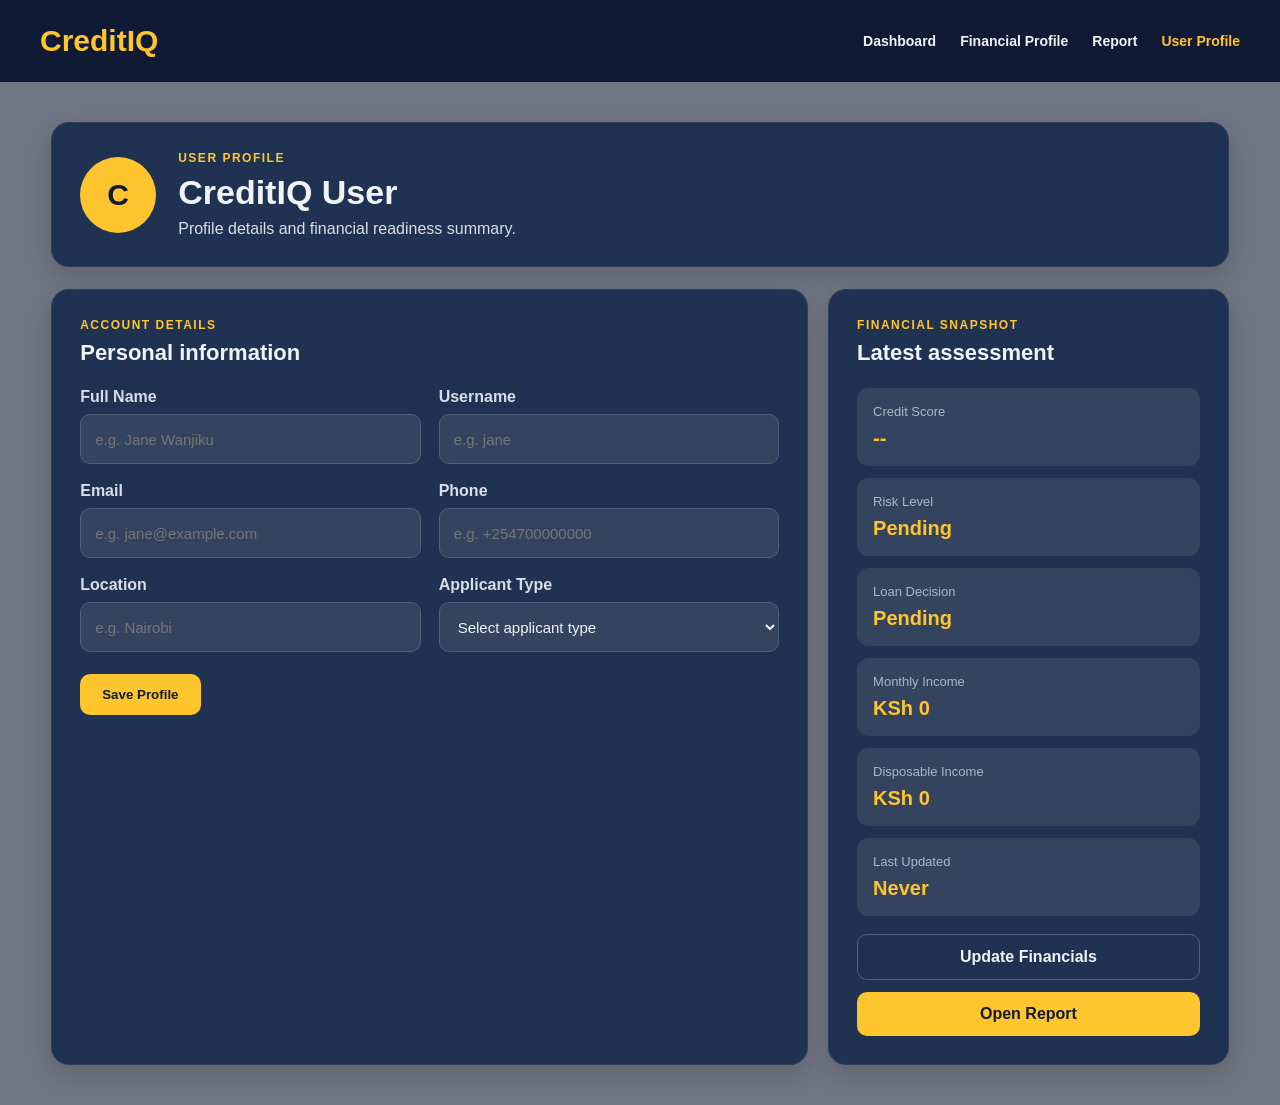
<file: dashboard/profile/profile.html>
<!DOCTYPE html>
<html lang="en">

<head>
    <meta charset="UTF-8">
    <meta name="viewport" content="width=device-width, initial-scale=1.0">
    <title>CreditIQ - User Profile</title>
    <link rel="stylesheet" href="profile.css">
</head>

<body>

    <header>
        <div class="logo">CreditIQ</div>

        <nav>
            <a href="../dashboard.html">Dashboard</a>
            <a href="../financial-info/financial.html">Financial Profile</a>
            <a href="../report/report.html">Report</a>
            <a href="profile.html" class="active">User Profile</a>
        </nav>
    </header>

    <main>

        <section class="profile-hero">
            <div class="avatar" id="avatar">U</div>

            <div>
                <p class="small-title">USER PROFILE</p>
                <h1 id="profileName">CreditIQ User</h1>
                <p id="profileMeta">Profile details and financial readiness summary.</p>
            </div>
        </section>

        <section class="layout">

            <form id="profileForm" class="profile-form">
                <div class="section-heading">
                    <p class="small-title">ACCOUNT DETAILS</p>
                    <h2>Personal information</h2>
                </div>

                <div class="form-grid">
                    <label>
                        Full Name
                        <input type="text" id="fullName" placeholder="e.g. Jane Wanjiku">
                    </label>

                    <label>
                        Username
                        <input type="text" id="username" placeholder="e.g. jane">
                    </label>

                    <label>
                        Email
                        <input type="email" id="email" placeholder="e.g. jane@example.com">
                    </label>

                    <label>
                        Phone
                        <input type="tel" id="phone" placeholder="e.g. +254700000000">
                    </label>

                    <label>
                        Location
                        <input type="text" id="location" placeholder="e.g. Nairobi">
                    </label>

                    <label>
                        Applicant Type
                        <select id="applicantType">
                            <option value="">Select applicant type</option>
                            <option value="Employed">Employed</option>
                            <option value="Self-Employed">Self-Employed</option>
                            <option value="Business Owner">Business Owner</option>
                            <option value="Student">Student</option>
                            <option value="Casual Worker">Casual Worker</option>
                        </select>
                    </label>
                </div>

                <button type="submit">Save Profile</button>
                <p id="saveMessage" class="save-message"></p>
            </form>

            <aside class="summary-panel">
                <div class="section-heading">
                    <p class="small-title">FINANCIAL SNAPSHOT</p>
                    <h2>Latest assessment</h2>
                </div>

                <div class="snapshot-list">
                    <div>
                        <span>Credit Score</span>
                        <strong id="creditScore">--</strong>
                    </div>
                    <div>
                        <span>Risk Level</span>
                        <strong id="riskLevel">Pending</strong>
                    </div>
                    <div>
                        <span>Loan Decision</span>
                        <strong id="loanDecision">Pending</strong>
                    </div>
                    <div>
                        <span>Monthly Income</span>
                        <strong id="monthlyIncome">KSh 0</strong>
                    </div>
                    <div>
                        <span>Disposable Income</span>
                        <strong id="disposableIncome">KSh 0</strong>
                    </div>
                    <div>
                        <span>Last Updated</span>
                        <strong id="lastUpdated">Never</strong>
                    </div>
                </div>

                <div class="panel-actions">
                    <a href="../financial-info/financial.html" class="secondary-btn">Update Financials</a>
                    <a href="../report/report.html" class="primary-btn">Open Report</a>
                </div>
            </aside>

        </section>

    </main>

    <script src="profile.js"></script>

</body>

</html>
</file>
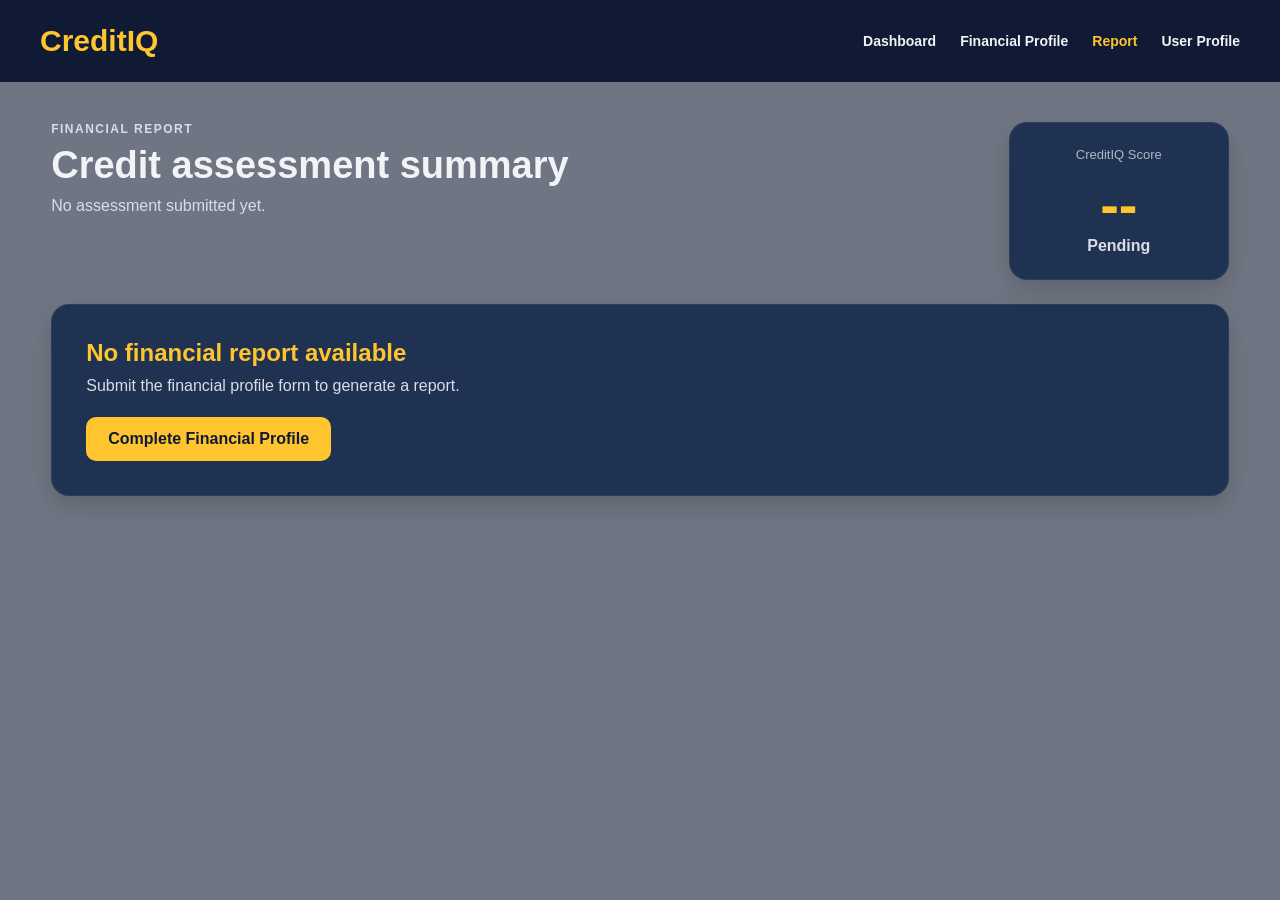
<file: dashboard/report/report.html>
<!DOCTYPE html>
<html lang="en">

<head>
    <meta charset="UTF-8">
    <meta name="viewport" content="width=device-width, initial-scale=1.0">
    <title>CreditIQ - Financial Report</title>
    <link rel="stylesheet" href="report.css">
</head>

<body>

    <header>
        <div class="logo">CreditIQ</div>

        <nav>
            <a href="../dashboard.html">Dashboard</a>
            <a href="../financial-info/financial.html">Financial Profile</a>
            <a href="report.html" class="active">Report</a>
            <a href="../profile/profile.html">User Profile</a>
        </nav>
    </header>

    <main>

        <section class="report-hero">
            <div>
                <p class="small-title">FINANCIAL REPORT</p>
                <h1>Credit assessment summary</h1>
                <p id="reportDate">No assessment submitted yet.</p>
            </div>

            <div class="score-panel">
                <span>CreditIQ Score</span>
                <strong id="creditScore">--</strong>
                <p id="riskLevel">Pending</p>
            </div>
        </section>

        <section id="emptyState" class="empty-state">
            <h2>No financial report available</h2>
            <p>Submit the financial profile form to generate a report.</p>
            <a href="../financial-info/financial.html" class="primary-btn">Complete Financial Profile</a>
        </section>

        <section id="reportContent" class="report-content">

            <div class="metric-grid">
                <div class="metric-card">
                    <span>Total Income</span>
                    <strong id="totalIncome">KSh 0</strong>
                </div>

                <div class="metric-card">
                    <span>Total Expenses</span>
                    <strong id="totalExpenses">KSh 0</strong>
                </div>

                <div class="metric-card">
                    <span>Disposable Income</span>
                    <strong id="disposableIncome">KSh 0</strong>
                </div>

                <div class="metric-card">
                    <span>Monthly Debt Payment</span>
                    <strong id="monthlyDebt">KSh 0</strong>
                </div>
            </div>

            <section class="decision-band">
                <div>
                    <span>Loan Decision</span>
                    <strong id="loanDecision">Pending</strong>
                </div>

                <div>
                    <span>Requested Loan</span>
                    <strong id="requestedLoan">KSh 0</strong>
                </div>

                <div>
                    <span>Recommended Loan</span>
                    <strong id="recommendedLoan">KSh 0</strong>
                </div>
            </section>

            <section class="details-grid">
                <div class="detail-card">
                    <h2>Financial Ratios</h2>
                    <dl>
                        <div>
                            <dt>Expense Ratio</dt>
                            <dd id="expenseRatio">0%</dd>
                        </div>
                        <div>
                            <dt>Debt-to-Income Ratio</dt>
                            <dd id="debtRatio">0%</dd>
                        </div>
                        <div>
                            <dt>Savings Rate</dt>
                            <dd id="savingsRate">0%</dd>
                        </div>
                        <div>
                            <dt>Loan Coverage</dt>
                            <dd id="loanCoverage">0x</dd>
                        </div>
                    </dl>
                </div>

                <div class="detail-card">
                    <h2>Applicant Snapshot</h2>
                    <dl>
                        <div>
                            <dt>Income Source</dt>
                            <dd id="incomeSource">Not provided</dd>
                        </div>
                        <div>
                            <dt>Employment Status</dt>
                            <dd id="employmentStatus">Not provided</dd>
                        </div>
                        <div>
                            <dt>Missed Payments</dt>
                            <dd id="missedPayments">Not provided</dd>
                        </div>
                        <div>
                            <dt>Emergency Fund</dt>
                            <dd id="emergencyFund">Not provided</dd>
                        </div>
                    </dl>
                </div>
            </section>

            <section class="recommendations">
                <div class="section-heading">
                    <p class="small-title">RECOMMENDATIONS</p>
                    <h2>Next best actions</h2>
                </div>

                <ul id="recommendationList"></ul>
            </section>

            <div class="actions">
                <a href="../financial-info/financial.html" class="secondary-btn">Update Financial Profile</a>
                <a href="../profile/profile.html" class="primary-btn">View User Profile</a>
            </div>

        </section>

    </main>

    <script src="report.js"></script>

</body>

</html>
</file>
<file: financial_info.css>
:root {
    --navy: #111a35;
    --dark-blue: #203252;
    --input-blue: #34445f;
    --gold: #ffc52e;
    --gold-dark: #f5b900;
    --background: #707583;
    --white: #f1f3f7;
    --text-light: #d9dde7;
    --border: #50617d;
}

* {
    box-sizing: border-box;
    margin: 0;
    padding: 0;
}

body {
    font-family: Arial, Helvetica, sans-serif;
    background: var(--background);
    color: var(--white);
    min-height: 100vh;
}


header {
    height: 82px;
    background: var(--navy);

    display: flex;
    align-items: center;
    justify-content: space-between;

    padding: 0 40px;

    border-bottom: 1px solid rgba(255, 255, 255, 0.05);
}

header h1 {
    color: var(--gold);
    font-size: 30px;
    font-weight: 800;
    letter-spacing: 1px;
}

header p {
    display: none;
}


main {
    width: 90%;
    max-width: 950px;

    margin: 50px auto;

    background: var(--dark-blue);

    padding: 45px;

    border-radius: 25px;

    box-shadow: 0 20px 50px rgba(0, 0, 0, 0.25);
}

main > h2 {
    color: var(--gold);

    font-size: 34px;

    margin-bottom: 10px;
}

main > p {
    color: var(--text-light);

    font-size: 16px;
    line-height: 1.7;

    max-width: 750px;

    margin-bottom: 40px;
}

section {
    background: rgba(17, 26, 53, 0.55);

    padding: 30px;

    margin-bottom: 25px;

    border-radius: 18px;

    border: 1px solid rgba(255, 255, 255, 0.06);
}

section h3 {
    color: var(--gold);

    font-size: 21px;

    margin-bottom: 25px;
}

section p {
    color: var(--text-light);

    margin-bottom: 20px;
}

label {
    display: inline-block;

    color: var(--white);

    font-size: 15px;

    font-weight: 600;

    margin-bottom: 9px;
}


input[type="number"],
input[type="text"],
select {
    width: 100%;

    height: 52px;

    background: var(--input-blue);

    color: var(--white);

    border: 1px solid var(--border);

    border-radius: 10px;

    padding: 0 16px;

    font-size: 15px;

    outline: none;

    transition: 0.2s ease;
}


input::placeholder {
    color: #aeb6c6;
}

input:focus,
select:focus {
    border-color: var(--gold);

    box-shadow: 0 0 0 3px rgba(255, 197, 46, 0.12);
}


select option {
    background: var(--navy);

    color: var(--white);
}


input[type="checkbox"] {
    width: 18px;
    height: 18px;

    accent-color: var(--gold);

    vertical-align: middle;

    margin-right: 8px;
}

section:last-of-type label {
    font-weight: 400;

    color: var(--text-light);

    line-height: 1.6;
}


button {
    border: none;

    height: 52px;

    padding: 0 28px;

    border-radius: 12px;

    font-size: 15px;

    font-weight: 700;

    cursor: pointer;

    transition: 0.2s ease;
}


button[type="submit"] {
    width: 100%;

    background: var(--gold);

    color: var(--navy);

    margin-top: 10px;
}

button[type="submit"]:hover {
    background: var(--gold-dark);

    transform: translateY(-1px);

    box-shadow: 0 8px 20px rgba(255, 197, 46, 0.2);
}


/* Reset */

button[type="reset"] {
    background: transparent;

    color: var(--text-light);

    border: 1px solid var(--border);

    margin-top: 12px;

    width: 100%;
}

button[type="reset"]:hover {
    border-color: var(--gold);

    color: var(--gold);
}


footer {
    text-align: center;

    padding: 25px;

    color: var(--text-light);

    font-size: 13px;
}


/* Scrollbar */

::-webkit-scrollbar {
    width: 9px;
}

::-webkit-scrollbar-track {
    background: var(--navy);
}

::-webkit-scrollbar-thumb {
    background: var(--gold);

    border-radius: 10px;
}


/* Phones */
@media (max-width: 700px) {

    header {
        height: 70px;

        padding: 0 20px;
    }

    header h1 {
        font-size: 25px;
    }

    main {
        width: 94%;

        margin: 25px auto;

        padding: 25px 18px;

        border-radius: 18px;
    }

    main > h2 {
        font-size: 28px;
    }

    main > p {
        font-size: 14px;
    }

    section {
        padding: 20px 17px;

        border-radius: 14px;
    }

    section h3 {
        font-size: 18px;
    }

    input[type="number"],
    input[type="text"],
    select {
        height: 50px;

        font-size: 14px;
    }

    button {
        height: 50px;
    }
}

/* Phones */
@media (max-width: 400px) {

    main {
        width: 96%;

        padding: 20px 12px;
    }

    section {
        padding: 17px 13px;
    }

    main > h2 {
        font-size: 24px;
    }
}
</file>
<file: auth/style.css>
* {
    margin: 0;
    padding: 0;
    box-sizing: border-box;
}

body {
    font-family: 'Inter', 'Arial', sans-serif;
    color: #eff8ff;
    background: linear-gradient(135deg, #08122b 0%, #16395f 52%, #1d5a5f 100%);
    background-size: cover;
    background-position: center;
    background-repeat: no-repeat;
    min-height: 100vh;
    position: relative;
    overflow-x: hidden;
}

body::before {
    content: '';
    position: fixed;
    inset: 0;
    background: rgba(8, 18, 43, 0.6);
    backdrop-filter: blur(10px);
    z-index: -1;
}

.nav_bar {
    width: 100%;
    display: flex;
    align-items: center;
    justify-content: space-between;
    gap: 1rem;
    padding: 1rem 2rem;
    background: rgba(8, 17, 43, 0.88);
    box-shadow: 0 18px 40px rgba(0, 0, 0, 0.22);
    position: sticky;
    top: 0;
    z-index: 10;
}

.nav_bar .logo {
    font-size: 1.4rem;
    font-weight: 800;
    letter-spacing: 0.08em;
    color: #ffd166;
}

.nav_bar ul {
    display: flex;
    gap: 1.5rem;
    list-style: none;
    margin: 0;
    padding: 0;
    align-items: center;
}

.nav_bar a {
    color: #edf7ff;
    text-decoration: none;
    font-weight: 500;
    transition: color 0.2s ease;
}

.nav_bar a:hover {
    color: #ffd166;
}

.nav_bar a.active {
    color: #ffffff;
    background: rgba(255, 209, 102, 0.14);
    padding: 0.65rem 1rem;
    border-radius: 999px;
}

.center-wrapper {
    flex: 1;
    display: flex;
    align-items: center;
    justify-content: center;
    padding: 2rem 0;
}

.login-container {
    width: min(520px, 100%);
    background: rgba(14, 31, 60, 0.88);
    border: 1px solid rgba(255, 255, 255, 0.12);
    backdrop-filter: blur(18px);
    border-radius: 28px;
    box-shadow: 0 35px 80px rgba(0, 0, 0, 0.32);
    padding: 3rem;
    margin: 0 1rem;
}

.login-container h2 {
    margin: 0;
    font-size: 2rem;
    color: #ffd166;
}

.login-container h3 {
    margin: 0.5rem 0 1.5rem;
    color: rgba(255, 255, 255, 0.82);
}

.input-container {
    display: flex;
    flex-direction: column;
    gap: 0.55rem;
    margin-bottom: 1.2rem;
}

.input-container label {
    color: rgba(255, 255, 255, 0.78);
    font-weight: 600;
}

.input-container input {
    width: 100%;
    border: 1px solid rgba(255, 255, 255, 0.16);
    background: rgba(255, 255, 255, 0.08);
    color: #ffffff;
    border-radius: 16px;
    padding: 14px 16px;
    outline: none;
    transition: background 0.25s ease, border-color 0.25s ease, box-shadow 0.25s ease;
}

.input-container input:focus {
    background: rgba(255, 255, 255, 0.16);
    border-color: rgba(255, 255, 255, 0.45);
    box-shadow: 0 0 0 8px rgba(255, 255, 255, 0.08);
}

.form-check {
    display: flex;
    align-items: center;
    gap: 0.75rem;
    color: rgba(255, 255, 255, 0.82);
    margin-top: 1rem;
}

.form-check input {
    width: 18px;
    height: 18px;
    accent-color: #ffd166;
}

.form-check-label {
    display: flex;
    align-items: center;
    gap: 0.5rem;
    cursor: pointer;
}

.login-section {
    display: flex;
    align-items: center;
    justify-content: center;
    gap: 3rem;
    min-height: calc(100vh - 100px);
    padding: 3rem 2rem 4rem;
}

.left-side {
    flex: 1;
    min-width: 280px;
    max-width: 520px;
    color: #f4f8ff;
    text-shadow: 0 3px 20px rgba(0, 0, 0, 0.25);
}

.left-side h1 {
    margin-bottom: 1rem;
    font-size: clamp(3rem, 5vw, 4.2rem);
    line-height: 1.03;
}

.left-side p {
    font-size: 1.05rem;
    line-height: 1.9;
    color: rgba(238, 249, 255, 0.84);
    max-width: 30rem;
}

.right-side {
    flex: 1;
    max-width: 500px;
    width: 100%;
}

.login-card {
    width: 100%;
    background: rgba(14, 31, 60, 0.82);
    border: 1px solid rgba(255, 255, 255, 0.12);
    backdrop-filter: blur(18px);
    border-radius: 28px;
    box-shadow: 0 35px 80px rgba(0, 0, 0, 0.32);
    padding: 3rem;
}

.login-card h2 {
    margin: 0;
    font-size: 2rem;
    color: #ffd166;
}

.login-card p {
    margin: 0.75rem 0 1.75rem;
    color: rgba(255, 255, 255, 0.78);
}

.input-box {
    display: flex;
    flex-direction: column;
    gap: 0.55rem;
    margin-bottom: 1.3rem;
}

.input-box label {
    color: rgba(255, 255, 255, 0.75);
    font-weight: 600;
    font-size: 0.95rem;
}

.input-box input {
    width: 100%;
    border: 1px solid rgba(255, 255, 255, 0.16);
    background: rgba(255, 255, 255, 0.08);
    color: #ffffff;
    border-radius: 16px;
    padding: 14px 16px;
    outline: none;
    transition: background 0.25s ease, border-color 0.25s ease, box-shadow 0.25s ease;
}

.input-box input::placeholder {
    color: rgba(255, 255, 255, 0.55);
}

.input-box input:focus {
    background: rgba(255, 255, 255, 0.16);
    border-color: rgba(255, 255, 255, 0.45);
    box-shadow: 0 0 0 8px rgba(255, 255, 255, 0.08);
}

.password-box {
    position: relative;
}

#togglePassword {
    position: absolute;
    top: 50%;
    right: 16px;
    transform: translateY(-50%);
    cursor: pointer;
    color: #ffffff;
    font-size: 1.1rem;
    user-select: none;
}

.options {
    display: flex;
    align-items: center;
    justify-content: space-between;
    gap: 1rem;
    color: rgba(255, 255, 255, 0.78);
    margin-bottom: 1.4rem;
}

.options label {
    display: flex;
    align-items: center;
    gap: 0.55rem;
    cursor: pointer;
    font-size: 0.95rem;
}

.options input[type="checkbox"] {
    width: 18px;
    height: 18px;
    accent-color: #ffd166;
}

.options a {
    color: #ffd166;
    text-decoration: none;
}

.options a:hover {
    text-decoration: underline;
}

button {
    width: 100%;
    border: none;
    outline: none;
    border-radius: 999px;
    padding: 16px 20px;
    background: linear-gradient(135deg, #fca311, #ffba08);
    color: #14213d;
    font-size: 1rem;
    font-weight: 800;
    letter-spacing: 0.02em;
    cursor: pointer;
    transition: transform 0.2s ease, box-shadow 0.2s ease, filter 0.2s ease;
    box-shadow: 0 20px 40px rgba(252, 162, 27, 0.28);
}

button:hover {
    transform: translateY(-2px);
    box-shadow: 0 26px 50px rgba(252, 162, 27, 0.32);
}

.register {
    margin-top: 1.25rem;
    text-align: center;
    color: rgba(255, 255, 255, 0.78);
    font-size: 0.95rem;
}

.register a {
    color: #ffd166;
    font-weight: 700;
    text-decoration: none;
}

.register a:hover {
    text-decoration: underline;
}

#error-message {
    display: none;
    margin-bottom: 1rem;
    padding: 14px 16px;
    border-radius: 16px;
    background: rgba(255, 66, 66, 0.12);
    border: 1px solid rgba(255, 66, 66, 0.3);
    color: #ffe5e5;
}

@media (max-width: 930px) {
    .login-section {
        flex-direction: column;
        gap: 2rem;
        padding: 2.2rem 1.4rem 3rem;
    }

    .left-side {
        text-align: center;
    }

    .login-card {
        padding: 2.4rem;
    }

    .nav_bar {
        flex-wrap: wrap;
        justify-content: center;
        row-gap: 0.75rem;
    }

    .nav_bar ul {
        justify-content: center;
    }
}

@media (max-width: 560px) {
    .login-section {
        padding: 1.5rem 1rem 2rem;
    }

    .nav_bar {
        padding: 1rem 1rem 0.9rem;
    }

    .login-card {
        border-radius: 24px;
    }

    .left-side h1 {
        font-size: 2.8rem;
    }
}
</file>
<file: dashboard/dashboard.css>
/* =========================================
   CREDITIQ DASHBOARD
   ========================================= */

:root {
    --navy: #111a35;
    --dark-blue: #203252;
    --input-blue: #34445f;

    --gold: #ffc52e;
    --gold-dark: #f5b900;

    --background: #707583;

    --white: #f1f3f7;
    --text-light: #cbd1dd;
    --muted: #9fa8ba;

    --border: #465875;
}


/* =========================================
   RESET
   ========================================= */

* {
    margin: 0;
    padding: 0;
    box-sizing: border-box;
}


body {
    font-family: Arial, Helvetica, sans-serif;

    background: var(--background);

    color: var(--white);

    min-height: 100vh;
}


/* =========================================
   NAVBAR
   ========================================= */

header {
    height: 82px;

    background: var(--navy);

    display: flex;
    align-items: center;

    padding: 0 40px;

    gap: 40px;
}


.logo {
    color: var(--gold);

    font-size: 30px;

    font-weight: 800;

    letter-spacing: 1px;

    margin-right: auto;
}


nav {
    display: flex;

    gap: 30px;
}


nav a {
    color: var(--white);

    text-decoration: none;

    font-size: 16px;

    transition: 0.2s;
}


nav a:hover,
nav a.active {
    color: var(--gold);
}


.logout-btn {
    background: transparent;

    color: var(--gold);

    border: 1px solid var(--gold);

    border-radius: 8px;

    padding: 10px 18px;

    font-size: 14px;

    cursor: pointer;

    transition: 0.2s;
}


.logout-btn:hover {
    background: var(--gold);

    color: var(--navy);
}


/* =========================================
   MAIN
   ========================================= */

main {
    width: 92%;

    max-width: 1200px;

    margin: 40px auto;
}


/* =========================================
   WELCOME
   ========================================= */

.welcome {
    display: flex;

    justify-content: space-between;

    align-items: center;

    margin-bottom: 35px;
}


.small-title {
    color: var(--gold);

    font-size: 12px;

    font-weight: 700;

    letter-spacing: 1.5px;

    margin-bottom: 8px;
}


.welcome h1 {
    font-size: 38px;

    margin-bottom: 10px;
}


.welcome p:not(.small-title) {
    color: var(--text-light);

    font-size: 16px;
}


.profile-icon {
    width: 65px;

    height: 65px;

    border-radius: 50%;

    background: var(--gold);

    color: var(--navy);

    display: flex;

    align-items: center;

    justify-content: center;

    font-size: 24px;

    font-weight: bold;
}


/* =========================================
   SCORE CARDS
   ========================================= */

.cards {
    display: grid;

    grid-template-columns: repeat(3, 1fr);

    gap: 20px;

    margin-bottom: 25px;
}


.card {
    background: var(--dark-blue);

    border-radius: 18px;

    padding: 28px;

    min-height: 155px;

    border: 1px solid rgba(255,255,255,0.05);

    box-shadow: 0 10px 25px rgba(0,0,0,0.15);
}


.card p {
    color: var(--text-light);

    font-size: 14px;

    margin-bottom: 12px;
}


.card h2 {
    color: var(--gold);

    font-size: 32px;

    margin-bottom: 10px;
}


.card span {
    color: var(--muted);

    font-size: 13px;
}


/* =========================================
   GENERAL SECTIONS
   ========================================= */

.profile-section,
.assessment,
.quick-actions {
    background: var(--dark-blue);

    border-radius: 20px;

    padding: 30px;

    margin-bottom: 25px;

    border: 1px solid rgba(255,255,255,0.05);

    box-shadow: 0 10px 25px rgba(0,0,0,0.15);
}


.section-heading {
    display: flex;

    justify-content: space-between;

    align-items: center;

    margin-bottom: 25px;
}


.section-heading h2 {
    font-size: 22px;

    margin-bottom: 8px;
}


.section-heading p:not(.small-title) {
    color: var(--text-light);

    font-size: 14px;

    line-height: 1.6;
}


/* =========================================
   PROGRESS
   ========================================= */

.progress-number {
    color: var(--gold);

    font-size: 28px;

    font-weight: bold;
}


.progress-bar {
    width: 100%;

    height: 10px;

    background: var(--input-blue);

    border-radius: 20px;

    overflow: hidden;

    margin-bottom: 25px;
}


.progress {
    width: 0%;

    height: 100%;

    background: var(--gold);

    border-radius: 20px;
}


.profile-status {
    display: flex;

    align-items: center;

    justify-content: space-between;

    gap: 20px;
}


.profile-status strong {
    font-size: 15px;
}


.profile-status p {
    color: var(--muted);

    font-size: 13px;

    margin-top: 6px;
}


/* =========================================
   BUTTON
   ========================================= */

.primary-btn {
    display: inline-block;

    text-decoration: none;

    background: var(--gold);

    color: var(--navy);

    padding: 13px 25px;

    border-radius: 10px;

    font-size: 14px;

    font-weight: 700;

    transition: 0.2s;
}


.primary-btn:hover {
    background: var(--gold-dark);

    transform: translateY(-1px);

    box-shadow: 0 8px 20px rgba(255,197,46,0.2);
}


/* =========================================
   ASSESSMENT
   ========================================= */

.assessment-content {
    display: grid;

    grid-template-columns: repeat(3, 1fr);

    gap: 15px;

    margin-bottom: 25px;
}


.assessment-item {
    background: var(--input-blue);

    padding: 20px;

    border-radius: 12px;
}


.assessment-item span {
    display: block;

    color: var(--muted);

    font-size: 13px;

    margin-bottom: 8px;
}


.assessment-item strong {
    color: var(--white);

    font-size: 18px;
}


/* =========================================
   QUICK ACTIONS
   ========================================= */

.action-grid {
    display: grid;

    grid-template-columns: repeat(3, 1fr);

    gap: 15px;
}


.action-card {
    display: flex;

    align-items: center;

    gap: 15px;

    text-decoration: none;

    background: var(--input-blue);

    padding: 20px;

    border-radius: 14px;

    border: 1px solid transparent;

    transition: 0.2s;
}


.action-card:hover {
    border-color: var(--gold);

    transform: translateY(-2px);
}


.action-icon {
    min-width: 45px;

    height: 45px;

    border-radius: 10px;

    background: var(--gold);

    color: var(--navy);

    display: flex;

    align-items: center;

    justify-content: center;

    font-size: 23px;

    font-weight: bold;
}


.action-card h3 {
    color: var(--white);

    font-size: 15px;

    margin-bottom: 6px;
}


.action-card p {
    color: var(--muted);

    font-size: 12px;

    line-height: 1.4;
}


/* =========================================
   FOOTER
   ========================================= */

footer {
    text-align: center;

    padding: 25px;

    color: var(--text-light);

    font-size: 12px;
}


/* =========================================
   TABLET
   ========================================= */

@media (max-width: 850px) {

    header {
        padding: 0 20px;

        gap: 20px;
    }

    nav {
        gap: 15px;
    }

    nav a {
        font-size: 14px;
    }

    .cards,
    .assessment-content,
    .action-grid {
        grid-template-columns: 1fr;
    }

}


/* =========================================
   MOBILE
   ========================================= */

@media (max-width: 600px) {

    header {
        height: auto;

        min-height: 70px;

        padding: 15px;

        flex-wrap: wrap;
    }


    .logo {
        margin-right: 0;

        font-size: 25px;
    }


    nav {
        order: 3;

        width: 100%;

        justify-content: center;

        padding-top: 10px;

        border-top: 1px solid rgba(255,255,255,0.08);
    }


    nav a {
        font-size: 12px;
    }


    .logout-btn {
        margin-left: auto;
    }


    main {
        width: 94%;

        margin: 25px auto;
    }


    .welcome {
        align-items: flex-start;
    }


    .welcome h1 {
        font-size: 28px;
    }


    .profile-icon {
        width: 50px;

        height: 50px;

        font-size: 18px;
    }


    .profile-section,
    .assessment,
    .quick-actions {
        padding: 20px;
    }


    .profile-status {
        flex-direction: column;

        align-items: flex-start;
    }


    .primary-btn {
        width: 100%;

        text-align: center;
    }

}
</file>
<file: dashboard/financial-info/financial_info.css>
:root {
    --navy: #111a35;
    --dark-blue: #203252;
    --input-blue: #34445f;
    --gold: #ffc52e;
    --gold-dark: #f5b900;
    --background: #707583;
    --white: #f1f3f7;
    --text-light: #d9dde7;
    --muted: #aeb6c6;
    --border: #50617d;
}

* {
    box-sizing: border-box;
    margin: 0;
    padding: 0;
}

body {
    font-family: Arial, Helvetica, sans-serif;
    background: var(--background);
    color: var(--white);
    min-height: 100vh;
}


header {
    height: 82px;
    background: var(--navy);

    display: flex;
    align-items: center;
    justify-content: space-between;

    padding: 0 40px;

    border-bottom: 1px solid rgba(255, 255, 255, 0.05);
}

header h1 {
    color: var(--gold);
    font-size: 30px;
    font-weight: 800;
    letter-spacing: 1px;
}

.top-nav {
    display: flex;
    gap: 18px;
    align-items: center;
}

.top-nav a {
    color: var(--white);
    font-size: 14px;
    font-weight: 700;
    text-decoration: none;
}

.top-nav a:hover {
    color: var(--gold);
}

header p {
    display: none;
}


main {
    width: 90%;
    max-width: 950px;

    margin: 50px auto;

    background: var(--dark-blue);

    padding: 45px;

    border-radius: 25px;

    box-shadow: 0 20px 50px rgba(0, 0, 0, 0.25);
}

main > h2 {
    color: var(--gold);

    font-size: 34px;

    margin-bottom: 10px;
}

main > p {
    color: var(--text-light);

    font-size: 16px;
    line-height: 1.7;

    max-width: 750px;

    margin-bottom: 40px;
}

section {
    background: rgba(17, 26, 53, 0.55);

    padding: 30px;

    margin-bottom: 25px;

    border-radius: 18px;

    border: 1px solid rgba(255, 255, 255, 0.06);
}

section h3 {
    color: var(--gold);

    font-size: 21px;

    margin-bottom: 25px;
}

section p {
    color: var(--text-light);

    margin-bottom: 20px;
}

label {
    display: inline-block;

    color: var(--white);

    font-size: 15px;

    font-weight: 600;

    margin-bottom: 9px;
}


input[type="number"],
input[type="text"],
select {
    width: 100%;

    height: 52px;

    background: var(--input-blue);

    color: var(--white);

    border: 1px solid var(--border);

    border-radius: 10px;

    padding: 0 16px;

    font-size: 15px;

    outline: none;

    transition: 0.2s ease;
}


input::placeholder {
    color: #aeb6c6;
}

input:focus,
select:focus {
    border-color: var(--gold);

    box-shadow: 0 0 0 3px rgba(255, 197, 46, 0.12);
}


select option {
    background: var(--navy);

    color: var(--white);
}


input[type="checkbox"] {
    width: 18px;
    height: 18px;

    accent-color: var(--gold);

    vertical-align: middle;

    margin-right: 8px;
}

section:last-of-type label {
    font-weight: 400;

    color: var(--text-light);

    line-height: 1.6;
}


button {
    border: none;

    height: 52px;

    padding: 0 28px;

    border-radius: 12px;

    font-size: 15px;

    font-weight: 700;

    cursor: pointer;

    transition: 0.2s ease;
}


button[type="submit"] {
    width: 100%;

    background: var(--gold);

    color: var(--navy);

    margin-top: 10px;
}

button[type="submit"]:hover {
    background: var(--gold-dark);

    transform: translateY(-1px);

    box-shadow: 0 8px 20px rgba(255, 197, 46, 0.2);
}


/* Reset */

button[type="reset"] {
    background: transparent;

    color: var(--text-light);

    border: 1px solid var(--border);

    margin-top: 12px;

    width: 100%;
}

button[type="reset"]:hover {
    border-color: var(--gold);

    color: var(--gold);
}


footer {
    text-align: center;

    padding: 25px;

    color: var(--text-light);

    font-size: 13px;
}


/* Scrollbar */

::-webkit-scrollbar {
    width: 9px;
}

::-webkit-scrollbar-track {
    background: var(--navy);
}

::-webkit-scrollbar-thumb {
    background: var(--gold);

    border-radius: 10px;
}


/* Phones */
@media (max-width: 700px) {

    header {
        height: auto;
        min-height: 70px;
        padding: 0 20px;
        flex-wrap: wrap;
        gap: 14px;
    }

    header h1 {
        font-size: 25px;
    }

    .top-nav {
        order: 3;
        width: 100%;
        justify-content: center;
        flex-wrap: wrap;
        padding-bottom: 14px;
    }

    main {
        width: 94%;

        margin: 25px auto;

        padding: 25px 18px;

        border-radius: 18px;
    }

    main > h2 {
        font-size: 28px;
    }

    main > p {
        font-size: 14px;
    }

    section {
        padding: 20px 17px;

        border-radius: 14px;
    }

    section h3 {
        font-size: 18px;
    }

    input[type="number"],
    input[type="text"],
    select {
        height: 50px;

        font-size: 14px;
    }

    button {
        height: 50px;
    }
}

/* Phones */
@media (max-width: 400px) {

    main {
        width: 96%;

        padding: 20px 12px;
    }

    section {
        padding: 17px 13px;
    }

    main > h2 {
        font-size: 24px;
    }
}

/* =========================================
   FINANCIAL SUMMARY
   ========================================= */

.financial-summary {
    background: var(--navy);
    border: 1px solid var(--gold);
}

.financial-summary h3 {
    color: var(--gold);
    margin-bottom: 10px;
}

.financial-summary > p {
    color: var(--text-light);
    margin-bottom: 25px;
}


.metrics {
    display: grid;

    grid-template-columns: repeat(3, 1fr);

    gap: 15px;
}


.metric {
    background: var(--input-blue);

    padding: 20px;

    border-radius: 12px;

    border: 1px solid rgba(255, 255, 255, 0.06);
}


.metric span {
    display: block;

    color: var(--muted);

    font-size: 13px;

    margin-bottom: 10px;
}


.metric strong {
    display: block;

    color: var(--gold);

    font-size: 21px;
}


/* =========================================
   SUMMARY - MOBILE
   ========================================= */

@media (max-width: 700px) {

    .metrics {
        grid-template-columns: 1fr;
    }

}

.profile-icon {
    width: 65px;

    height: 65px;

    border-radius: 50%;

    background: var(--gold);

    color: var(--navy);

    display: flex;

    align-items: center;

    justify-content: center;

    font-size: 24px;

    font-weight: bold;
}
</file>
<file: dashboard/profile/profile.css>
:root {
    --navy: #111a35;
    --dark-blue: #203252;
    --input-blue: #34445f;
    --gold: #ffc52e;
    --gold-dark: #f5b900;
    --background: #707583;
    --white: #f1f3f7;
    --text-light: #d9dde7;
    --muted: #aeb6c6;
    --border: #50617d;
}

* {
    box-sizing: border-box;
    margin: 0;
    padding: 0;
}

body {
    min-height: 100vh;
    background: var(--background);
    color: var(--white);
    font-family: Arial, Helvetica, sans-serif;
}

header {
    min-height: 82px;
    background: var(--navy);
    display: flex;
    align-items: center;
    gap: 32px;
    padding: 0 40px;
}

.logo {
    margin-right: auto;
    color: var(--gold);
    font-size: 30px;
    font-weight: 800;
}

nav {
    display: flex;
    gap: 24px;
}

nav a {
    color: var(--white);
    text-decoration: none;
    font-size: 14px;
    font-weight: 700;
}

nav a:hover,
nav a.active {
    color: var(--gold);
}

main {
    width: 92%;
    max-width: 1200px;
    margin: 40px auto;
}

.small-title {
    color: var(--gold);
    font-size: 12px;
    font-weight: 800;
    letter-spacing: 1.5px;
    margin-bottom: 8px;
}

.profile-hero,
.profile-form,
.summary-panel {
    background: var(--dark-blue);
    border: 1px solid rgba(255, 255, 255, 0.06);
    border-radius: 18px;
    box-shadow: 0 10px 25px rgba(0, 0, 0, 0.15);
}

.profile-hero {
    display: flex;
    align-items: center;
    gap: 22px;
    padding: 28px;
    margin-bottom: 22px;
}

.avatar {
    width: 76px;
    height: 76px;
    border-radius: 50%;
    background: var(--gold);
    color: var(--navy);
    display: flex;
    align-items: center;
    justify-content: center;
    font-size: 30px;
    font-weight: 900;
    flex: 0 0 auto;
}

.profile-hero h1 {
    font-size: 34px;
    margin-bottom: 8px;
}

.profile-hero p:not(.small-title) {
    color: var(--text-light);
}

.layout {
    display: grid;
    grid-template-columns: minmax(0, 1.7fr) minmax(320px, 0.9fr);
    gap: 20px;
}

.profile-form,
.summary-panel {
    padding: 28px;
}

.section-heading h2 {
    font-size: 22px;
    margin-bottom: 22px;
}

.form-grid {
    display: grid;
    grid-template-columns: repeat(2, 1fr);
    gap: 18px;
}

label {
    color: var(--text-light);
    display: flex;
    flex-direction: column;
    gap: 8px;
    font-weight: 700;
}

input,
select {
    width: 100%;
    min-height: 50px;
    border: 1px solid var(--border);
    border-radius: 10px;
    background: var(--input-blue);
    color: var(--white);
    padding: 0 14px;
    font-size: 15px;
}

input:focus,
select:focus {
    outline: none;
    border-color: var(--gold);
    box-shadow: 0 0 0 3px rgba(255, 197, 46, 0.12);
}

button,
.primary-btn,
.secondary-btn {
    border-radius: 10px;
    padding: 13px 22px;
    font-weight: 800;
    text-decoration: none;
}

button {
    border: none;
    background: var(--gold);
    color: var(--navy);
    cursor: pointer;
    margin-top: 22px;
}

button:hover,
.primary-btn:hover {
    background: var(--gold-dark);
}

.save-message {
    min-height: 20px;
    color: var(--gold);
    font-size: 13px;
    margin-top: 12px;
}

.snapshot-list {
    display: grid;
    gap: 12px;
}

.snapshot-list div {
    background: var(--input-blue);
    border-radius: 12px;
    padding: 16px;
}

.snapshot-list span {
    color: var(--muted);
    display: block;
    font-size: 13px;
    margin-bottom: 8px;
}

.snapshot-list strong {
    color: var(--gold);
    font-size: 20px;
}

.panel-actions {
    display: grid;
    grid-template-columns: 1fr;
    gap: 12px;
    margin-top: 18px;
}

.primary-btn {
    background: var(--gold);
    color: var(--navy);
    text-align: center;
}

.secondary-btn {
    border: 1px solid var(--border);
    color: var(--white);
    text-align: center;
}

@media (max-width: 900px) {
    header {
        flex-direction: column;
        align-items: flex-start;
        padding: 18px 24px;
    }

    nav {
        flex-wrap: wrap;
    }

    .layout,
    .form-grid {
        grid-template-columns: 1fr;
    }
}

@media (max-width: 560px) {
    .profile-hero {
        align-items: flex-start;
        flex-direction: column;
    }

    .profile-hero h1 {
        font-size: 28px;
    }
}
</file>
<file: dashboard/report/report.css>
:root {
    --navy: #111a35;
    --dark-blue: #203252;
    --input-blue: #34445f;
    --gold: #ffc52e;
    --gold-dark: #f5b900;
    --background: #707583;
    --white: #f1f3f7;
    --text-light: #d9dde7;
    --muted: #aeb6c6;
    --border: #50617d;
}

* {
    box-sizing: border-box;
    margin: 0;
    padding: 0;
}

body {
    min-height: 100vh;
    background: var(--background);
    color: var(--white);
    font-family: Arial, Helvetica, sans-serif;
}

header {
    min-height: 82px;
    background: var(--navy);
    display: flex;
    align-items: center;
    gap: 32px;
    padding: 0 40px;
}

.logo {
    margin-right: auto;
    color: var(--gold);
    font-size: 30px;
    font-weight: 800;
}

nav {
    display: flex;
    gap: 24px;
}

nav a {
    color: var(--white);
    text-decoration: none;
    font-weight: 700;
    font-size: 14px;
}

nav a:hover,
nav a.active {
    color: var(--gold);
}

main {
    width: 92%;
    max-width: 1200px;
    margin: 40px auto;
}

.small-title {
    color: var(--gold);
    font-size: 12px;
    font-weight: 800;
    letter-spacing: 1.5px;
    margin-bottom: 8px;
}

.report-hero {
    display: flex;
    align-items: stretch;
    justify-content: space-between;
    gap: 24px;
    margin-bottom: 24px;
}

.report-hero h1 {
    font-size: 38px;
    margin-bottom: 10px;
}

.report-hero p {
    color: var(--text-light);
}

.score-panel,
.empty-state,
.metric-card,
.decision-band,
.detail-card,
.recommendations {
    background: var(--dark-blue);
    border: 1px solid rgba(255, 255, 255, 0.06);
    border-radius: 18px;
    box-shadow: 0 10px 25px rgba(0, 0, 0, 0.15);
}

.score-panel {
    min-width: 220px;
    padding: 24px;
    text-align: center;
}

.score-panel span,
.metric-card span,
.decision-band span {
    display: block;
    color: var(--muted);
    font-size: 13px;
    margin-bottom: 10px;
}

.score-panel strong {
    color: var(--gold);
    font-size: 56px;
}

.score-panel p {
    font-weight: 800;
}

.empty-state {
    padding: 34px;
    display: none;
}

.empty-state h2 {
    color: var(--gold);
    margin-bottom: 10px;
}

.empty-state p {
    color: var(--text-light);
    margin-bottom: 22px;
}

.report-content {
    display: none;
}

.metric-grid,
.details-grid {
    display: grid;
    grid-template-columns: repeat(4, 1fr);
    gap: 16px;
    margin-bottom: 20px;
}

.metric-card {
    padding: 22px;
}

.metric-card strong,
.decision-band strong {
    color: var(--gold);
    font-size: 24px;
}

.decision-band {
    display: grid;
    grid-template-columns: repeat(3, 1fr);
    gap: 18px;
    padding: 24px;
    margin-bottom: 20px;
}

.details-grid {
    grid-template-columns: repeat(2, 1fr);
}

.detail-card,
.recommendations {
    padding: 26px;
}

.detail-card h2,
.section-heading h2 {
    font-size: 22px;
    margin-bottom: 18px;
}

dl div {
    display: flex;
    justify-content: space-between;
    gap: 20px;
    padding: 14px 0;
    border-bottom: 1px solid rgba(255, 255, 255, 0.08);
}

dt {
    color: var(--muted);
}

dd {
    font-weight: 800;
    text-align: right;
}

.recommendations {
    margin-bottom: 20px;
}

.recommendations li {
    color: var(--text-light);
    line-height: 1.6;
    margin-left: 20px;
    margin-bottom: 10px;
}

.actions {
    display: flex;
    justify-content: flex-end;
    gap: 14px;
}

.primary-btn,
.secondary-btn {
    display: inline-block;
    border-radius: 10px;
    padding: 13px 22px;
    text-decoration: none;
    font-weight: 800;
}

.primary-btn {
    background: var(--gold);
    color: var(--navy);
}

.primary-btn:hover {
    background: var(--gold-dark);
}

.secondary-btn {
    border: 1px solid var(--border);
    color: var(--white);
}

@media (max-width: 850px) {
    header,
    .report-hero,
    .actions {
        flex-direction: column;
        align-items: flex-start;
    }

    header {
        padding: 18px 24px;
    }

    nav {
        flex-wrap: wrap;
    }

    .score-panel {
        width: 100%;
    }

    .metric-grid,
    .decision-band,
    .details-grid {
        grid-template-columns: 1fr;
    }

    .actions,
    .primary-btn,
    .secondary-btn {
        width: 100%;
    }

    .primary-btn,
    .secondary-btn {
        text-align: center;
    }
}
</file>
